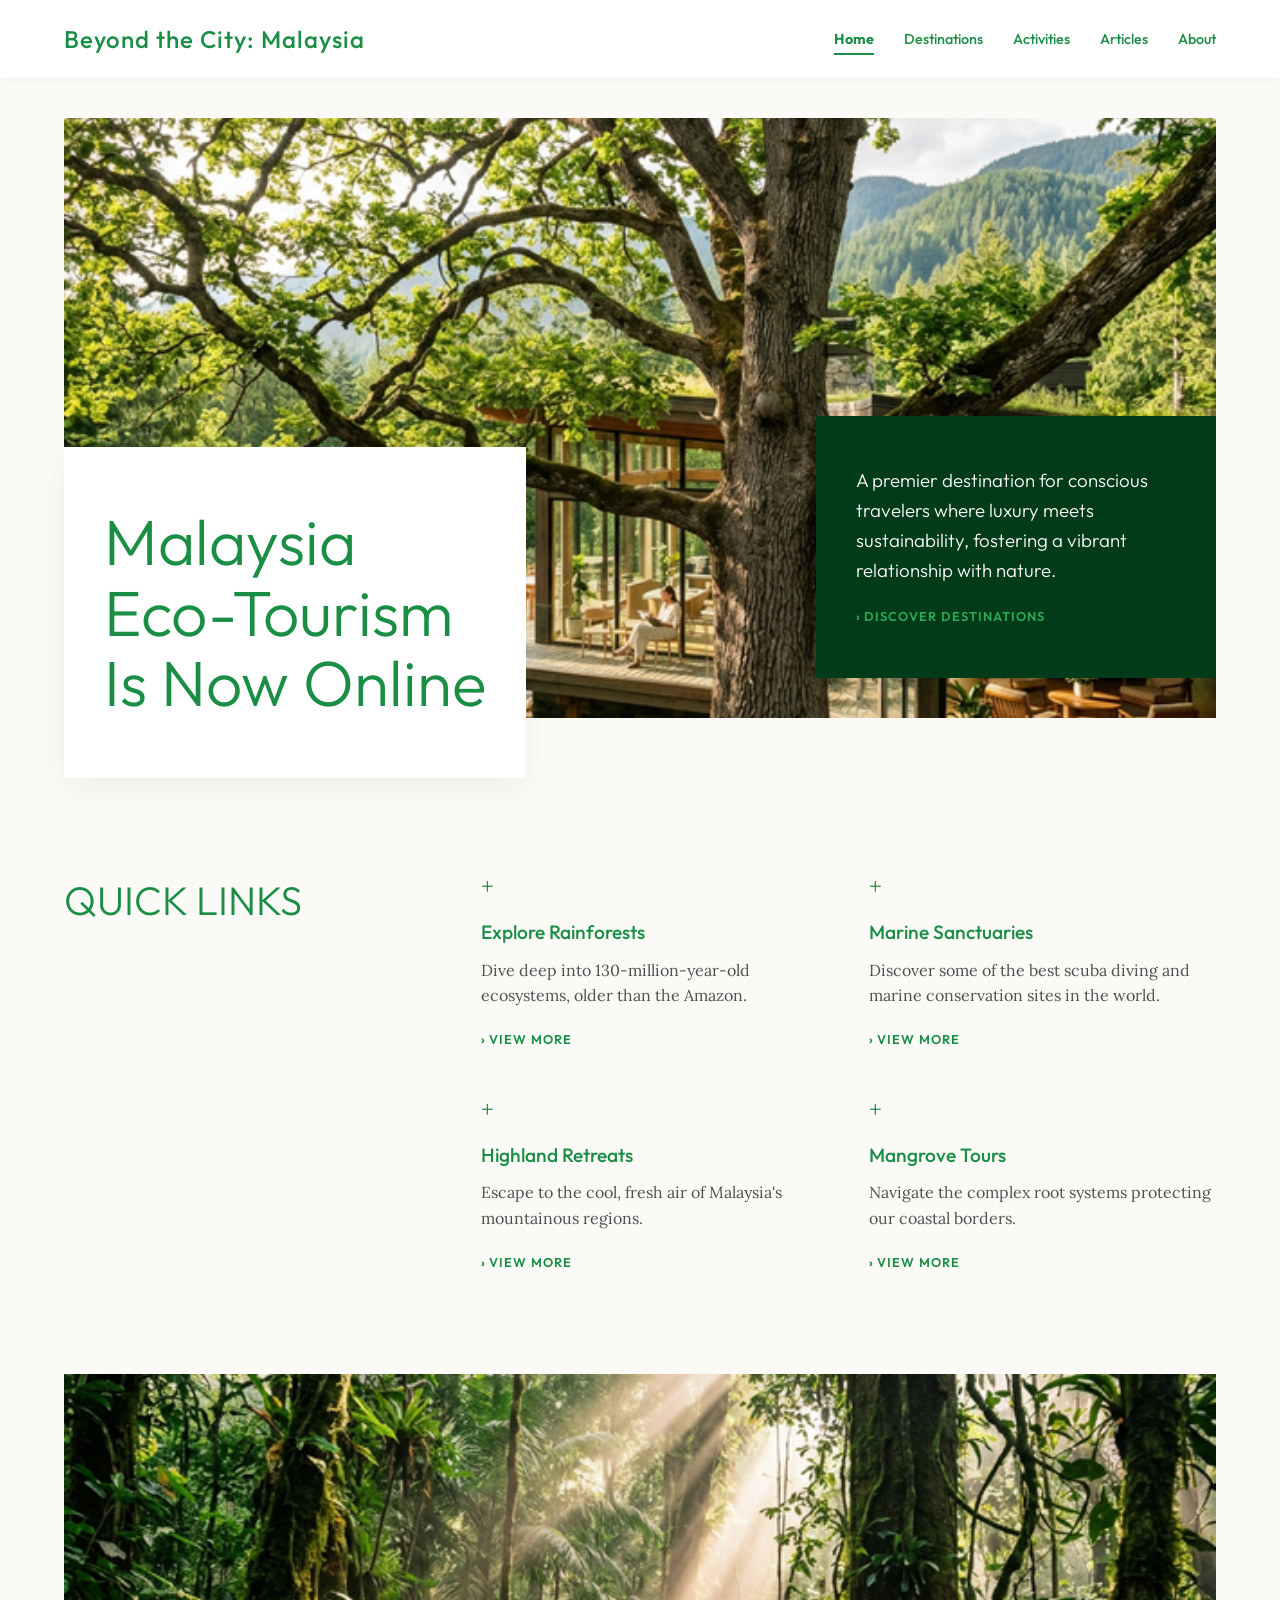
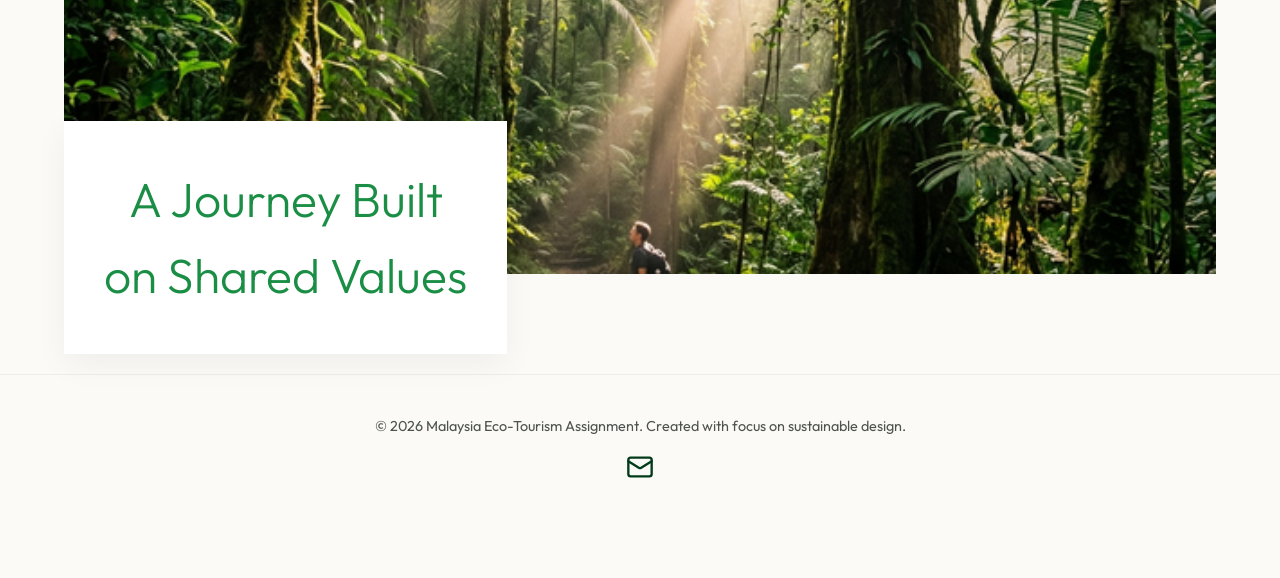
<file: index.html>
<!DOCTYPE html>
<html lang="en">
<head>
    <meta charset="UTF-8">
    <meta name="viewport" content="width=device-width, initial-scale=1.0">
    <title>Malaysia Eco-Tourism | The Green Valley Approach</title>
    <meta name="description" content="Explore Malaysia's breathtaking eco-tourism. From ancient rainforests to pristine marine ecosystems.">
    
    <!-- Google Fonts: Outfit (headings), Lora (body) -->
    <link rel="preconnect" href="https://fonts.googleapis.com">
    <link rel="preconnect" href="https://fonts.gstatic.com" crossorigin>
    <link href="https://fonts.googleapis.com/css2?family=Lora:ital,wght@0,400;0,500;1,400&family=Outfit:wght@300;400;500;700&display=swap" rel="stylesheet">
    
    <link rel="stylesheet" href="styles.css">
    
   <!-- Google tag (gtag.js) -->
<script async src="https://www.googletagmanager.com/gtag/js?id=G-G0S430TQJE"></script>
<script>
  window.dataLayer = window.dataLayer || [];
  function gtag(){dataLayer.push(arguments);}
  gtag('js', new Date());

  gtag('config', 'G-G0S430TQJE');
</script>
</head>
<body>

    <!-- Shared Header -->
    <header>
        <div class="logo">Beyond the City: Malaysia</div>
        <nav>
            <ul>
                <li><a href="index.html" class="active">Home</a></li>
                <li><a href="destinations.html">Destinations</a></li>
                <li><a href="activities.html">Activities</a></li>
                <li><a href="articles.html">Articles</a></li>
                <li><a href="about.html">About</a></li>
            </ul>
        </nav>
    </header>

    <!-- Main Hero Overlap Area -->
    <main>
        <div class="hero-overlap">
            <img src="images/hero.png" alt="Massive Ancient Tree over modern facility" class="hero-image">
            
            <div class="title-card">
                <h1 class="text-light">Malaysia<br>Eco-Tourism<br>Is Now Online</h1>
            </div>

            <div class="dark-card">
                <h3>A premier destination for conscious travelers where luxury meets sustainability, fostering a vibrant relationship with nature.</h3>
                <a href="destinations.html" class="btn-action" style="color:var(--color-leaf-light)">DISCOVER DESTINATIONS</a>
            </div>
        </div>

        <!-- Quick Links (Mimicking screenshot structure) -->
        <section class="quick-links-section container">
            <div class="quick-links-grid">
                <div>
                    <h2 class="ql-title text-light">QUICK LINKS</h2>
                </div>
                
                <div class="ql-items">
                    <div class="ql-item">
                        <span class="plus-icon">+</span>
                        <h4>Explore Rainforests</h4>
                        <p>Dive deep into 130-million-year-old ecosystems, older than the Amazon.</p>
                        <a href="destinations.html#rainforests" class="btn-action">VIEW MORE</a>
                    </div>
                    <div class="ql-item">
                        <span class="plus-icon">+</span>
                        <h4>Marine Sanctuaries</h4>
                        <p>Discover some of the best scuba diving and marine conservation sites in the world.</p>
                        <a href="destinations.html#marine" class="btn-action">VIEW MORE</a>
                    </div>
                    <div class="ql-item">
                        <span class="plus-icon">+</span>
                        <h4>Highland Retreats</h4>
                        <p>Escape to the cool, fresh air of Malaysia's mountainous regions.</p>
                        <a href="destinations.html#mountains" class="btn-action">VIEW MORE</a>
                    </div>
                    <div class="ql-item">
                        <span class="plus-icon">+</span>
                        <h4>Mangrove Tours</h4>
                        <p>Navigate the complex root systems protecting our coastal borders.</p>
                        <a href="destinations.html#mangroves" class="btn-action">VIEW MORE</a>
                    </div>
                </div>
            </div>
        </section>
        
        <!-- Large Featured Image Section -->
        <div class="hero-overlap" style="margin-top: 100px;">
            <img src="images/rainforest.png" alt="Rainforest Canopy" class="hero-image" style="height: 500px;">
            <div class="title-card" style="bottom: -80px; left: center; right: center; margin: 0 auto; padding: 40px; text-align: center;">
                <h2 class="text-green text-light" style="font-size: 3rem;">A Journey Built<br>on Shared Values</h2>
            </div>
        </div>
        
    </main>

    <!-- Shared Footer -->
    <footer>
        <div class="container">
            <p>&copy; 2026 Malaysia Eco-Tourism Assignment. Created with focus on sustainable design.</p>
            <div style="margin-top: 15px;">
                <a href="mailto:i26039751@student.newinti.edu.my" aria-label="Email Me" style="color: var(--color-dark-green); display: inline-block; transition: opacity 0.3s;" onmouseover="this.style.opacity=0.7" onmouseout="this.style.opacity=1">
                    <svg xmlns="http://www.w3.org/2000/svg" width="28" height="28" viewBox="0 0 24 24" fill="none" stroke="currentColor" stroke-width="2" stroke-linecap="round" stroke-linejoin="round">
                        <rect width="20" height="16" x="2" y="4" rx="2"/>
                        <path d="m22 7-8.97 5.7a1.94 1.94 0 0 1-2.06 0L2 7"/>
                    </svg>
                </a>
            </div>
        </div>
    </footer>

</body>
</html>
</file>
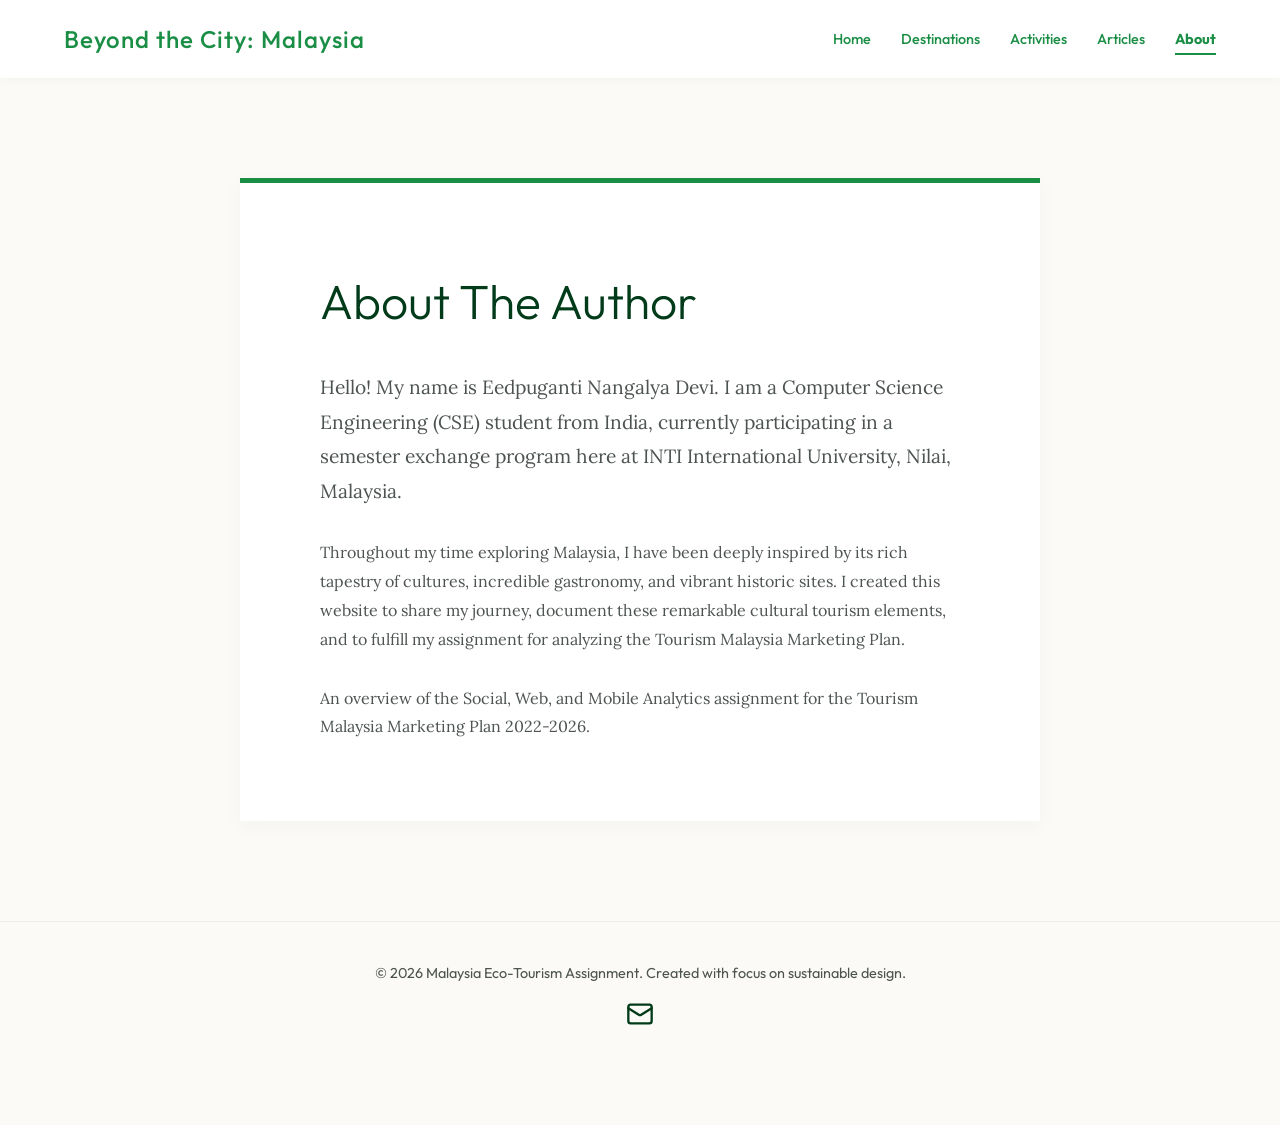
<file: about.html>
<!DOCTYPE html>
<html lang="en">
<head>
    <meta charset="UTF-8">
    <meta name="viewport" content="width=device-width, initial-scale=1.0">
    <title>About | Malaysia Eco-Tourism</title>
    
    <link rel="preconnect" href="https://fonts.googleapis.com">
    <link rel="preconnect" href="https://fonts.gstatic.com" crossorigin>
    <link href="https://fonts.googleapis.com/css2?family=Lora:ital,wght@0,400;0,500;1,400&family=Outfit:wght@300;400;500;700&display=swap" rel="stylesheet">
    <link rel="stylesheet" href="styles.css">
    <!-- Google tag (gtag.js) -->
<script async src="https://www.googletagmanager.com/gtag/js?id=G-G0S430TQJE"></script>
<script>
  window.dataLayer = window.dataLayer || [];
  function gtag(){dataLayer.push(arguments);}
  gtag('js', new Date());

  gtag('config', 'G-G0S430TQJE');
</script>
</head>
<body style="background-color: #fcfaf6;">

    <!-- Shared Header -->
    <header>
        <div class="logo">Beyond the City: Malaysia</div>
        <nav>
            <ul>
                <li><a href="index.html">Home</a></li>
                <li><a href="destinations.html">Destinations</a></li>
                <li><a href="activities.html">Activities</a></li>
                <li><a href="articles.html">Articles</a></li>
                <li><a href="about.html" class="active">About</a></li>
            </ul>
        </nav>
    </header>

    <!-- Content Box specific to About page -->
    <div class="container">
        <div class="content-box">
            <h1>About The Author</h1>
            
            <p style="font-size: 1.2rem; line-height: 1.8; color: var(--text-main);">
                Hello! My name is Eedpuganti Nangalya Devi. I am a Computer Science Engineering (CSE) student from India, currently participating in a semester exchange program here at INTI International University, Nilai, Malaysia.
            </p>
            
            <p style="margin-top: 30px; line-height: 1.8;">
                Throughout my time exploring Malaysia, I have been deeply inspired by its rich tapestry of cultures, incredible gastronomy, and vibrant historic sites. I created this website to share my journey, document these remarkable cultural tourism elements, and to fulfill my assignment for analyzing the Tourism Malaysia Marketing Plan.
            </p>
            
            <p style="margin-top: 30px; line-height: 1.8;">
                An overview of the Social, Web, and Mobile Analytics assignment for the Tourism Malaysia Marketing Plan 2022-2026.
            </p>
            
        </div>
    </div>

    <!-- Shared Footer -->
    <footer>
        <div class="container">
            <p>&copy; 2026 Malaysia Eco-Tourism Assignment. Created with focus on sustainable design.</p>
            <div style="margin-top: 15px;">
                <a href="mailto:i26039751@student.newinti.edu.my" aria-label="Email Me" style="color: var(--color-dark-green); display: inline-block; transition: opacity 0.3s;" onmouseover="this.style.opacity=0.7" onmouseout="this.style.opacity=1">
                    <svg xmlns="http://www.w3.org/2000/svg" width="28" height="28" viewBox="0 0 24 24" fill="none" stroke="currentColor" stroke-width="2" stroke-linecap="round" stroke-linejoin="round">
                        <rect width="20" height="16" x="2" y="4" rx="2"/>
                        <path d="m22 7-8.97 5.7a1.94 1.94 0 0 1-2.06 0L2 7"/>
                    </svg>
                </a>
            </div>
        </div>
    </footer>

</body>
</html>
</file>
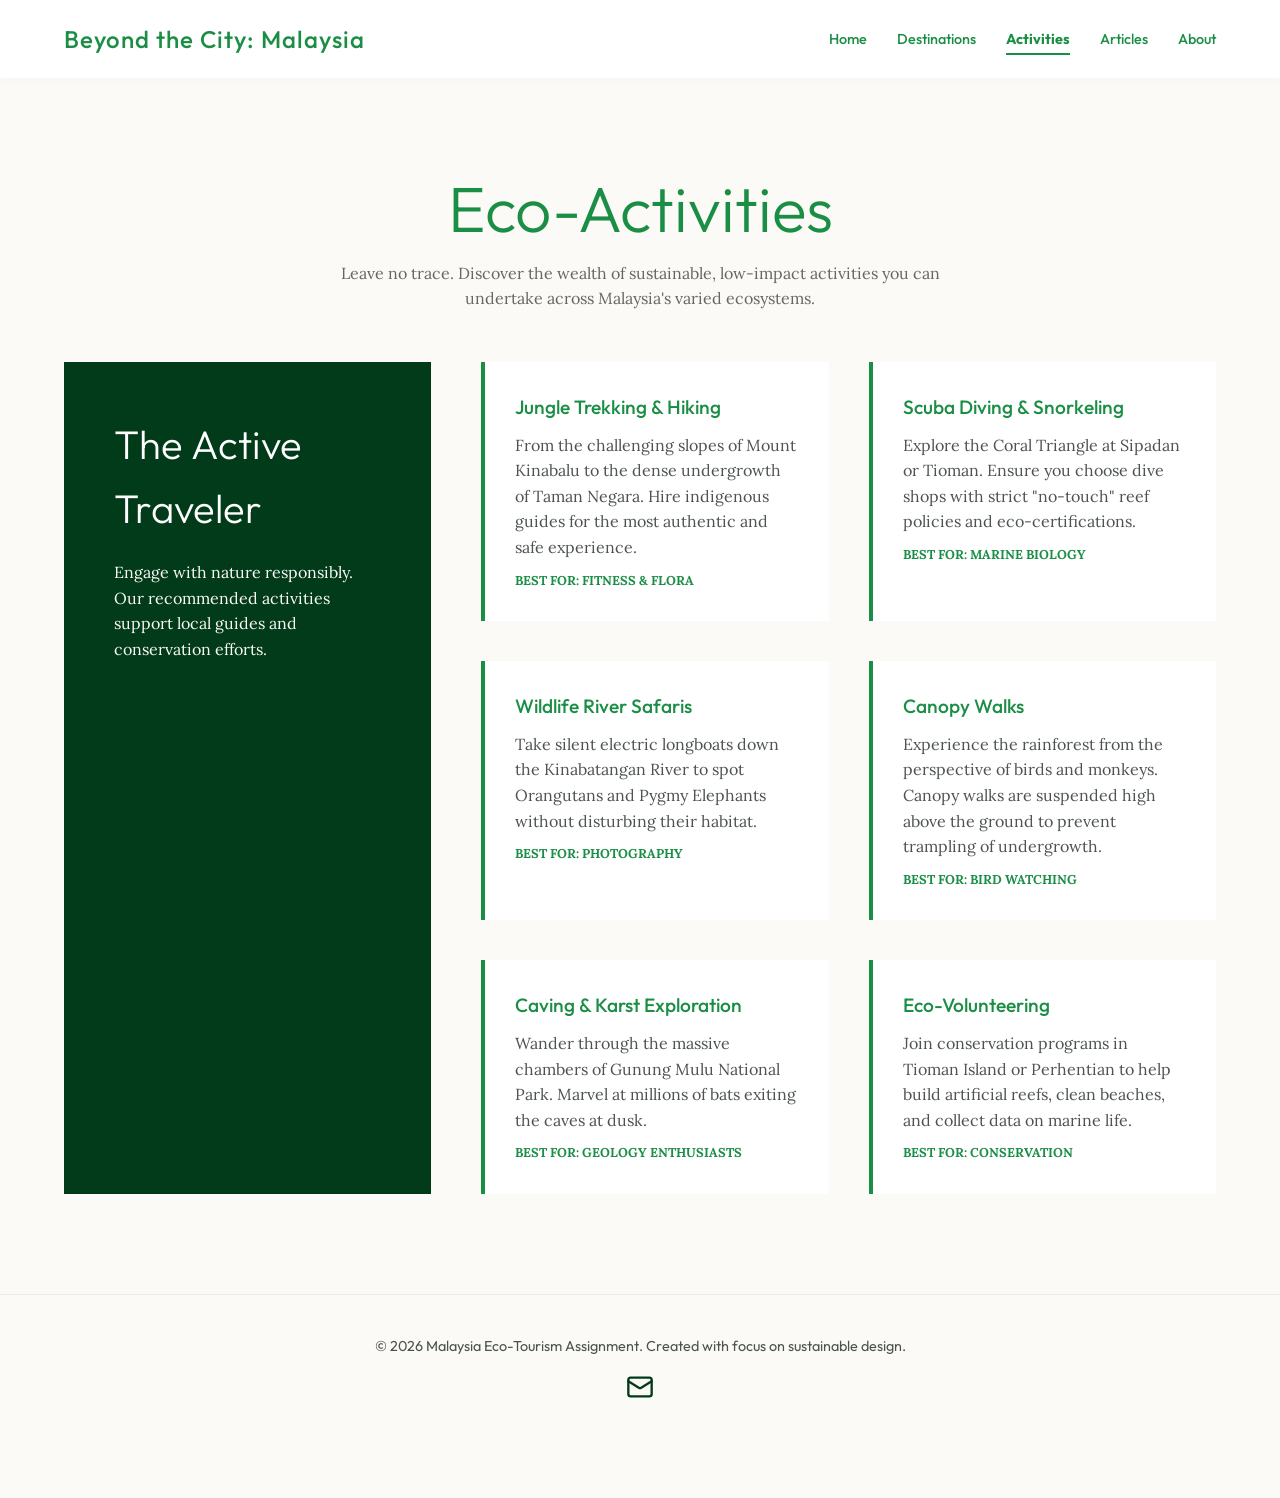
<file: activities.html>
<!DOCTYPE html>
<html lang="en">
<head>
    <meta charset="UTF-8">
    <meta name="viewport" content="width=device-width, initial-scale=1.0">
    <title>Activities | Malaysia Eco-Tourism</title>

    <!-- Google tag (gtag.js) -->
<script async src="https://www.googletagmanager.com/gtag/js?id=G-G0S430TQJE"></script>
<script>
  window.dataLayer = window.dataLayer || [];
  function gtag(){dataLayer.push(arguments);}
  gtag('js', new Date());

  gtag('config', 'G-G0S430TQJE');
</script>
    
    <link rel="preconnect" href="https://fonts.googleapis.com">
    <link rel="preconnect" href="https://fonts.gstatic.com" crossorigin>
    <link href="https://fonts.googleapis.com/css2?family=Lora:ital,wght@0,400;0,500;1,400&family=Outfit:wght@300;400;500;700&display=swap" rel="stylesheet">
    <link rel="stylesheet" href="styles.css">
</head>
<body>

    <!-- Shared Header -->
    <header>
        <div class="logo">Beyond the City: Malaysia</div>
        <nav>
            <ul>
                <li><a href="index.html">Home</a></li>
                <li><a href="destinations.html">Destinations</a></li>
                <li><a href="activities.html" class="active">Activities</a></li>
                <li><a href="articles.html">Articles</a></li>
                <li><a href="about.html">About</a></li>
            </ul>
        </nav>
    </header>

    <div class="container" style="margin-top: 80px; margin-bottom: 50px;">
        <h1 class="text-green text-light" style="font-size: 4rem; text-align: center;">Eco-Activities</h1>
        <p class="text-center" style="max-width: 600px; margin: 0 auto; color: #666;">Leave no trace. Discover the wealth of sustainable, low-impact activities you can undertake across Malaysia's varied ecosystems.</p>
    </div>

    <!-- Activities Grid Layout (Using quick-links style but expanded) -->
    <section class="container" style="margin-bottom: 100px;">
        <div class="quick-links-grid">
            <div style="background: var(--color-dark-green); padding: 50px; color: white;">
                <h2 style="color: white; font-size: 2.5rem; margin-bottom: 20px;">The Active<br>Traveler</h2>
                <p style="color: var(--bg-main);">Engage with nature responsibly. Our recommended activities support local guides and conservation efforts.</p>
            </div>
            
            <div class="ql-items">
                <div class="ql-item" style="background: white; padding: 30px; border-left: 4px solid var(--color-leaf-green);">
                    <h4>Jungle Trekking & Hiking</h4>
                    <p>From the challenging slopes of Mount Kinabalu to the dense undergrowth of Taman Negara. Hire indigenous guides for the most authentic and safe experience.</p>
                    <span class="text-green" style="font-size: 0.8rem; font-weight: bold; margin-top: 10px; display: block;">BEST FOR: FITNESS & FLORA</span>
                </div>
                
                <div class="ql-item" style="background: white; padding: 30px; border-left: 4px solid var(--color-leaf-green);">
                    <h4>Scuba Diving & Snorkeling</h4>
                    <p>Explore the Coral Triangle at Sipadan or Tioman. Ensure you choose dive shops with strict "no-touch" reef policies and eco-certifications.</p>
                    <span class="text-green" style="font-size: 0.8rem; font-weight: bold; margin-top: 10px; display: block;">BEST FOR: MARINE BIOLOGY</span>
                </div>
                
                <div class="ql-item" style="background: white; padding: 30px; border-left: 4px solid var(--color-leaf-green);">
                    <h4>Wildlife River Safaris</h4>
                    <p>Take silent electric longboats down the Kinabatangan River to spot Orangutans and Pygmy Elephants without disturbing their habitat.</p>
                    <span class="text-green" style="font-size: 0.8rem; font-weight: bold; margin-top: 10px; display: block;">BEST FOR: PHOTOGRAPHY</span>
                </div>
                
                <div class="ql-item" style="background: white; padding: 30px; border-left: 4px solid var(--color-leaf-green);">
                    <h4>Canopy Walks</h4>
                    <p>Experience the rainforest from the perspective of birds and monkeys. Canopy walks are suspended high above the ground to prevent trampling of undergrowth.</p>
                    <span class="text-green" style="font-size: 0.8rem; font-weight: bold; margin-top: 10px; display: block;">BEST FOR: BIRD WATCHING</span>
                </div>
                
                <div class="ql-item" style="background: white; padding: 30px; border-left: 4px solid var(--color-leaf-green);">
                    <h4>Caving & Karst Exploration</h4>
                    <p>Wander through the massive chambers of Gunung Mulu National Park. Marvel at millions of bats exiting the caves at dusk.</p>
                    <span class="text-green" style="font-size: 0.8rem; font-weight: bold; margin-top: 10px; display: block;">BEST FOR: GEOLOGY ENTHUSIASTS</span>
                </div>
                
                <div class="ql-item" style="background: white; padding: 30px; border-left: 4px solid var(--color-leaf-green);">
                    <h4>Eco-Volunteering</h4>
                    <p>Join conservation programs in Tioman Island or Perhentian to help build artificial reefs, clean beaches, and collect data on marine life.</p>
                    <span class="text-green" style="font-size: 0.8rem; font-weight: bold; margin-top: 10px; display: block;">BEST FOR: CONSERVATION</span>
                </div>
            </div>
        </div>
    </section>

    <!-- Shared Footer -->
    <footer>
        <div class="container">
            <p>&copy; 2026 Malaysia Eco-Tourism Assignment. Created with focus on sustainable design.</p>
            <div style="margin-top: 15px;">
                <a href="mailto:i26039751@student.newinti.edu.my" aria-label="Email Me" style="color: var(--color-dark-green); display: inline-block; transition: opacity 0.3s;" onmouseover="this.style.opacity=0.7" onmouseout="this.style.opacity=1">
                    <svg xmlns="http://www.w3.org/2000/svg" width="28" height="28" viewBox="0 0 24 24" fill="none" stroke="currentColor" stroke-width="2" stroke-linecap="round" stroke-linejoin="round">
                        <rect width="20" height="16" x="2" y="4" rx="2"/>
                        <path d="m22 7-8.97 5.7a1.94 1.94 0 0 1-2.06 0L2 7"/>
                    </svg>
                </a>
            </div>
        </div>
    </footer>

</body>
</html>
</file>
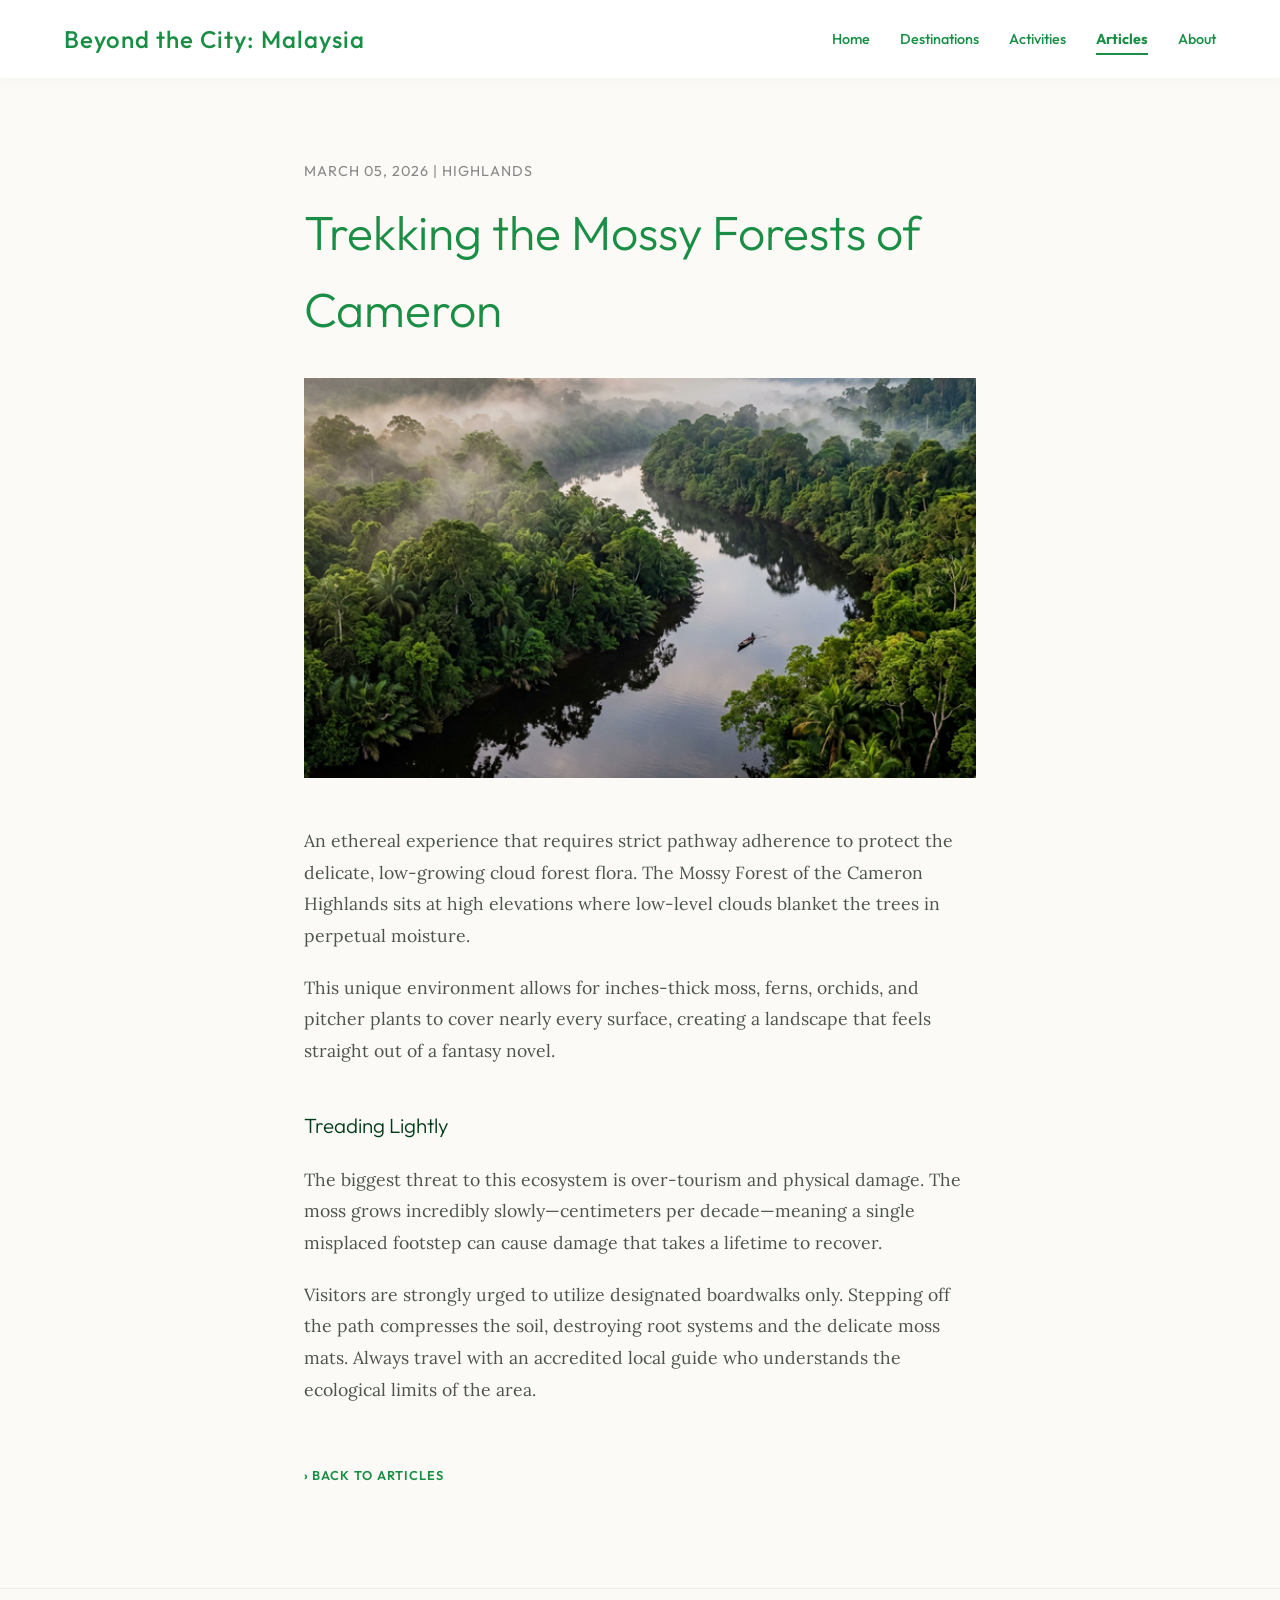
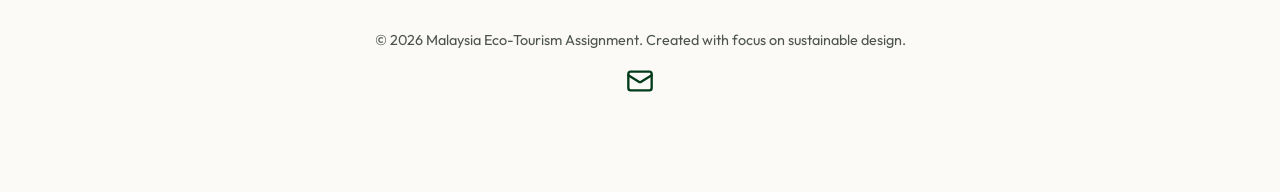
<file: article-cameron.html>
<!DOCTYPE html>
<html lang="en">
<head>
    <meta charset="UTF-8">
    <meta name="viewport" content="width=device-width, initial-scale=1.0">
    <title>Trekking the Mossy Forests of Cameron | Malaysia Eco-Tourism</title>
    <!-- Google tag (gtag.js) -->
<script async src="https://www.googletagmanager.com/gtag/js?id=G-G0S430TQJE"></script>
<script>
  window.dataLayer = window.dataLayer || [];
  function gtag(){dataLayer.push(arguments);}
  gtag('js', new Date());

  gtag('config', 'G-G0S430TQJE');
</script>
    <link rel="preconnect" href="https://fonts.googleapis.com">
    <link rel="preconnect" href="https://fonts.gstatic.com" crossorigin>
    <link href="https://fonts.googleapis.com/css2?family=Lora:ital,wght@0,400;0,500;1,400&family=Outfit:wght@300;400;500;700&display=swap" rel="stylesheet">
    <link rel="stylesheet" href="styles.css">
</head>
<body style="background-color: #fcfaf6;">

    <!-- Shared Header -->
    <header>
        <div class="logo">Beyond the City: Malaysia</div>
        <nav>
            <ul>
                <li><a href="index.html">Home</a></li>
                <li><a href="destinations.html">Destinations</a></li>
                <li><a href="activities.html">Activities</a></li>
                <li><a href="articles.html" class="active">Articles</a></li>
                <li><a href="about.html">About</a></li>
            </ul>
        </nav>
    </header>

    <div class="container" style="max-width: 800px; margin-top: 80px; margin-bottom: 100px;">
        <span style="font-family: var(--font-heading); font-size: 0.9rem; color: #888; letter-spacing: 1px;">MARCH 05, 2026 | HIGHLANDS</span>
        <h1 class="text-green text-light" style="font-size: 3rem; margin-top: 10px; margin-bottom: 30px;">Trekking the Mossy Forests of Cameron</h1>
        
        <img src="images/wetlands.png" alt="Highlands" style="width: 100%; height: 400px; object-fit: cover; margin-bottom: 40px;">
        
        <div style="font-size: 1.1rem; line-height: 1.8;">
            <p style="margin-bottom: 20px;">An ethereal experience that requires strict pathway adherence to protect the delicate, low-growing cloud forest flora. The Mossy Forest of the Cameron Highlands sits at high elevations where low-level clouds blanket the trees in perpetual moisture.</p>
            
            <p style="margin-bottom: 20px;">This unique environment allows for inches-thick moss, ferns, orchids, and pitcher plants to cover nearly every surface, creating a landscape that feels straight out of a fantasy novel.</p>

            <h3 style="margin-top: 40px; margin-bottom: 20px; color: var(--color-dark-green);">Treading Lightly</h3>
            <p style="margin-bottom: 20px;">The biggest threat to this ecosystem is over-tourism and physical damage. The moss grows incredibly slowly—centimeters per decade—meaning a single misplaced footstep can cause damage that takes a lifetime to recover.</p>
            
            <p style="margin-bottom: 20px;">Visitors are strongly urged to utilize designated boardwalks only. Stepping off the path compresses the soil, destroying root systems and the delicate moss mats. Always travel with an accredited local guide who understands the ecological limits of the area.</p>
        </div>
        
        <a href="articles.html" class="btn-action" style="margin-top: 40px;">BACK TO ARTICLES</a>
    </div>

    <!-- Shared Footer -->
    <footer>
        <div class="container">
            <p>&copy; 2026 Malaysia Eco-Tourism Assignment. Created with focus on sustainable design.</p>
            <div style="margin-top: 15px;">
                <a href="mailto:i26039751@student.newinti.edu.my" aria-label="Email Me" style="color: var(--color-dark-green); display: inline-block; transition: opacity 0.3s;" onmouseover="this.style.opacity=0.7" onmouseout="this.style.opacity=1">
                    <svg xmlns="http://www.w3.org/2000/svg" width="28" height="28" viewBox="0 0 24 24" fill="none" stroke="currentColor" stroke-width="2" stroke-linecap="round" stroke-linejoin="round">
                        <rect width="20" height="16" x="2" y="4" rx="2"/>
                        <path d="m22 7-8.97 5.7a1.94 1.94 0 0 1-2.06 0L2 7"/>
                    </svg>
                </a>
            </div>
        </div>
    </footer>

</body>
</html>
</file>
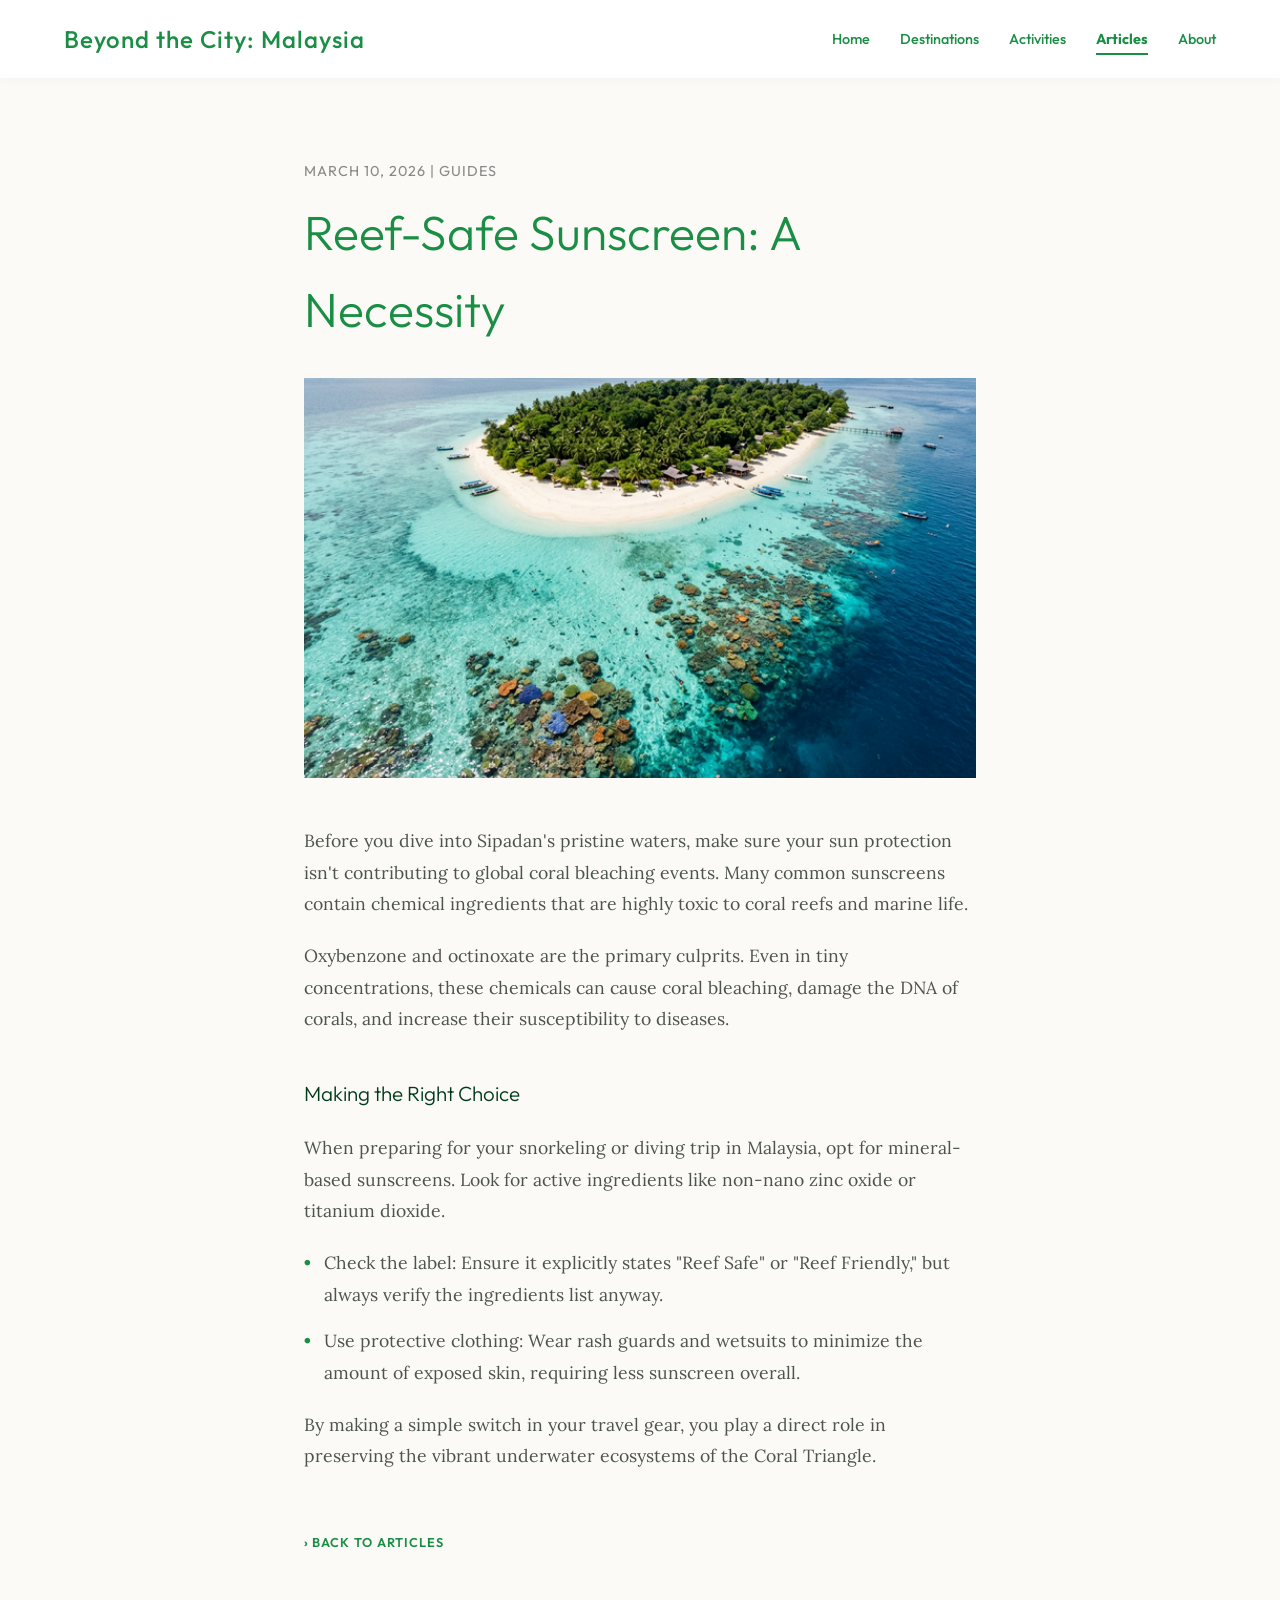
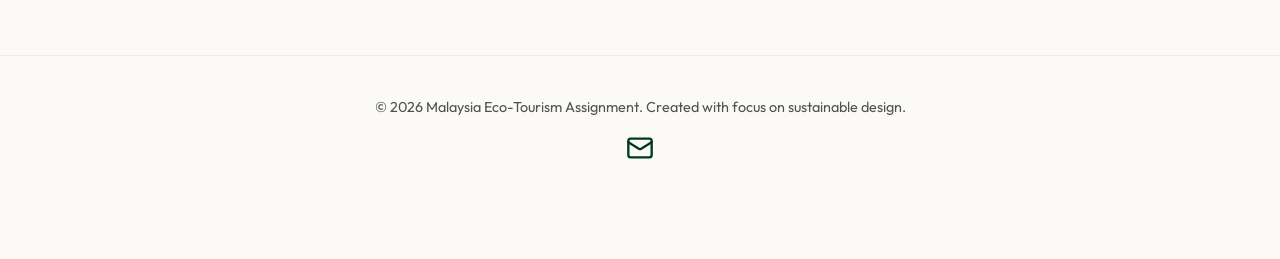
<file: article-sunscreen.html>
<!DOCTYPE html>
<html lang="en">
<head>
    <meta charset="UTF-8">
    <meta name="viewport" content="width=device-width, initial-scale=1.0">
    <title>Reef-Safe Sunscreen: A Necessity | Malaysia Eco-Tourism</title>
    <!-- Google tag (gtag.js) -->
<script async src="https://www.googletagmanager.com/gtag/js?id=G-G0S430TQJE"></script>
<script>
  window.dataLayer = window.dataLayer || [];
  function gtag(){dataLayer.push(arguments);}
  gtag('js', new Date());

  gtag('config', 'G-G0S430TQJE');
</script>
    <link rel="preconnect" href="https://fonts.googleapis.com">
    <link rel="preconnect" href="https://fonts.gstatic.com" crossorigin>
    <link href="https://fonts.googleapis.com/css2?family=Lora:ital,wght@0,400;0,500;1,400&family=Outfit:wght@300;400;500;700&display=swap" rel="stylesheet">
    <link rel="stylesheet" href="styles.css">
</head>
<body style="background-color: #fcfaf6;">

    <!-- Shared Header -->
    <header>
        <div class="logo">Beyond the City: Malaysia</div>
        <nav>
            <ul>
                <li><a href="index.html">Home</a></li>
                <li><a href="destinations.html">Destinations</a></li>
                <li><a href="activities.html">Activities</a></li>
                <li><a href="articles.html" class="active">Articles</a></li>
                <li><a href="about.html">About</a></li>
            </ul>
        </nav>
    </header>

    <div class="container" style="max-width: 800px; margin-top: 80px; margin-bottom: 100px;">
        <span style="font-family: var(--font-heading); font-size: 0.9rem; color: #888; letter-spacing: 1px;">MARCH 10, 2026 | GUIDES</span>
        <h1 class="text-green text-light" style="font-size: 3rem; margin-top: 10px; margin-bottom: 30px;">Reef-Safe Sunscreen: A Necessity</h1>
        
        <img src="images/marine.png" alt="Marine Reef" style="width: 100%; height: 400px; object-fit: cover; margin-bottom: 40px;">
        
        <div style="font-size: 1.1rem; line-height: 1.8;">
            <p style="margin-bottom: 20px;">Before you dive into Sipadan's pristine waters, make sure your sun protection isn't contributing to global coral bleaching events. Many common sunscreens contain chemical ingredients that are highly toxic to coral reefs and marine life.</p>
            
            <p style="margin-bottom: 20px;">Oxybenzone and octinoxate are the primary culprits. Even in tiny concentrations, these chemicals can cause coral bleaching, damage the DNA of corals, and increase their susceptibility to diseases.</p>

            <h3 style="margin-top: 40px; margin-bottom: 20px; color: var(--color-dark-green);">Making the Right Choice</h3>
            <p style="margin-bottom: 20px;">When preparing for your snorkeling or diving trip in Malaysia, opt for mineral-based sunscreens. Look for active ingredients like non-nano zinc oxide or titanium dioxide.</p>
            
            <ul class="eco-list" style="margin-bottom: 20px;">
                <li>Check the label: Ensure it explicitly states "Reef Safe" or "Reef Friendly," but always verify the ingredients list anyway.</li>
                <li>Use protective clothing: Wear rash guards and wetsuits to minimize the amount of exposed skin, requiring less sunscreen overall.</li>
            </ul>
            
            <p style="margin-bottom: 20px;">By making a simple switch in your travel gear, you play a direct role in preserving the vibrant underwater ecosystems of the Coral Triangle.</p>
        </div>
        
        <a href="articles.html" class="btn-action" style="margin-top: 40px;">BACK TO ARTICLES</a>
    </div>

    <!-- Shared Footer -->
    <footer>
        <div class="container">
            <p>&copy; 2026 Malaysia Eco-Tourism Assignment. Created with focus on sustainable design.</p>
            <div style="margin-top: 15px;">
                <a href="mailto:i26039751@student.newinti.edu.my" aria-label="Email Me" style="color: var(--color-dark-green); display: inline-block; transition: opacity 0.3s;" onmouseover="this.style.opacity=0.7" onmouseout="this.style.opacity=1">
                    <svg xmlns="http://www.w3.org/2000/svg" width="28" height="28" viewBox="0 0 24 24" fill="none" stroke="currentColor" stroke-width="2" stroke-linecap="round" stroke-linejoin="round">
                        <rect width="20" height="16" x="2" y="4" rx="2"/>
                        <path d="m22 7-8.97 5.7a1.94 1.94 0 0 1-2.06 0L2 7"/>
                    </svg>
                </a>
            </div>
        </div>
    </footer>

</body>
</html>
</file>
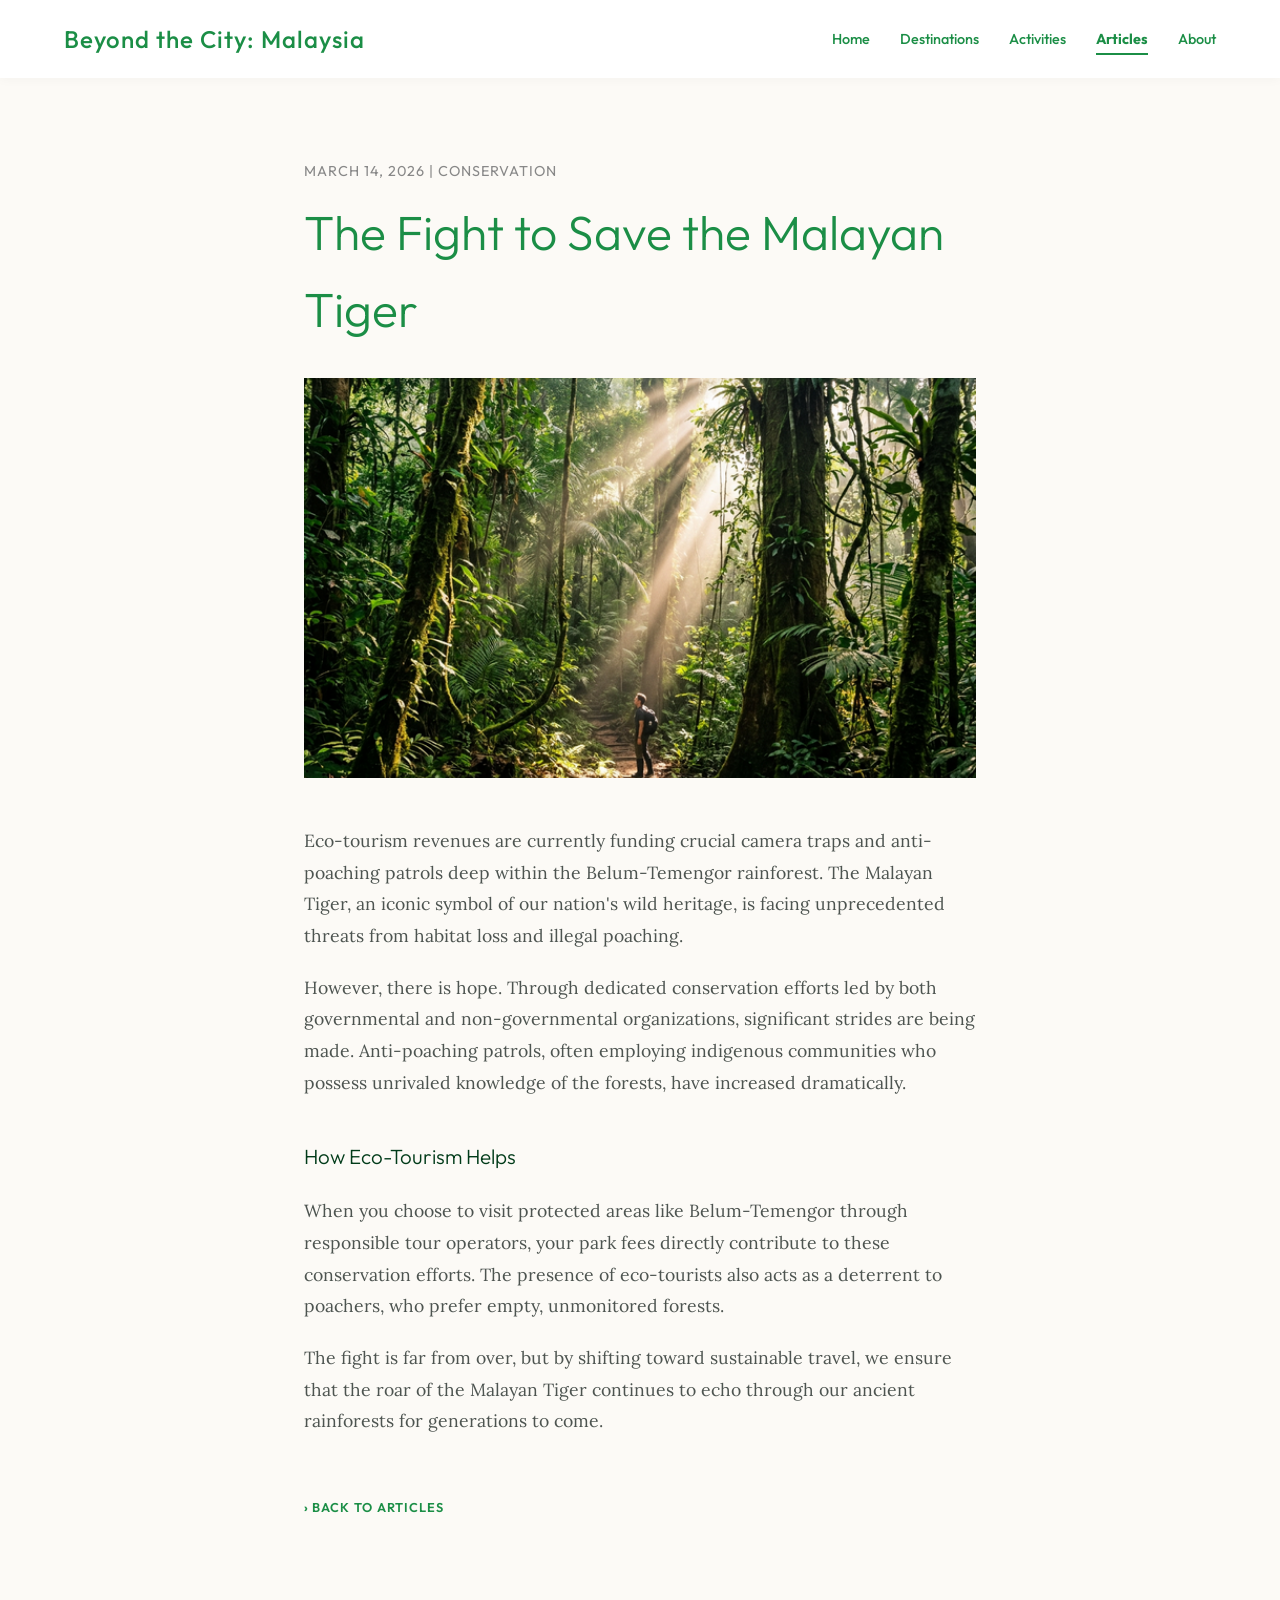
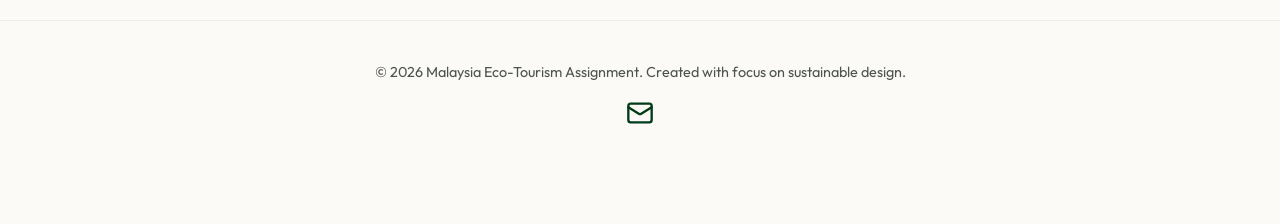
<file: article-tiger.html>
<!DOCTYPE html>
<html lang="en">
<head>
    <meta charset="UTF-8">
    <meta name="viewport" content="width=device-width, initial-scale=1.0">
    <title>The Fight to Save the Malayan Tiger | Malaysia Eco-Tourism</title>
    <!-- Google tag (gtag.js) -->
<script async src="https://www.googletagmanager.com/gtag/js?id=G-G0S430TQJE"></script>
<script>
  window.dataLayer = window.dataLayer || [];
  function gtag(){dataLayer.push(arguments);}
  gtag('js', new Date());

  gtag('config', 'G-G0S430TQJE');
</script>
    <link rel="preconnect" href="https://fonts.googleapis.com">
    <link rel="preconnect" href="https://fonts.gstatic.com" crossorigin>
    <link href="https://fonts.googleapis.com/css2?family=Lora:ital,wght@0,400;0,500;1,400&family=Outfit:wght@300;400;500;700&display=swap" rel="stylesheet">
    <link rel="stylesheet" href="styles.css">
</head>
<body style="background-color: #fcfaf6;">

    <!-- Shared Header -->
    <header>
        <div class="logo">Beyond the City: Malaysia</div>
        <nav>
            <ul>
                <li><a href="index.html">Home</a></li>
                <li><a href="destinations.html">Destinations</a></li>
                <li><a href="activities.html">Activities</a></li>
                <li><a href="articles.html" class="active">Articles</a></li>
                <li><a href="about.html">About</a></li>
            </ul>
        </nav>
    </header>

    <div class="container" style="max-width: 800px; margin-top: 80px; margin-bottom: 100px;">
        <span style="font-family: var(--font-heading); font-size: 0.9rem; color: #888; letter-spacing: 1px;">MARCH 14, 2026 | CONSERVATION</span>
        <h1 class="text-green text-light" style="font-size: 3rem; margin-top: 10px; margin-bottom: 30px;">The Fight to Save the Malayan Tiger</h1>
        
        <img src="images/rainforest.png" alt="Rainforest" style="width: 100%; height: 400px; object-fit: cover; margin-bottom: 40px;">
        
        <div style="font-size: 1.1rem; line-height: 1.8;">
            <p style="margin-bottom: 20px;">Eco-tourism revenues are currently funding crucial camera traps and anti-poaching patrols deep within the Belum-Temengor rainforest. The Malayan Tiger, an iconic symbol of our nation's wild heritage, is facing unprecedented threats from habitat loss and illegal poaching.</p>
            
            <p style="margin-bottom: 20px;">However, there is hope. Through dedicated conservation efforts led by both governmental and non-governmental organizations, significant strides are being made. Anti-poaching patrols, often employing indigenous communities who possess unrivaled knowledge of the forests, have increased dramatically.</p>

            <h3 style="margin-top: 40px; margin-bottom: 20px; color: var(--color-dark-green);">How Eco-Tourism Helps</h3>
            <p style="margin-bottom: 20px;">When you choose to visit protected areas like Belum-Temengor through responsible tour operators, your park fees directly contribute to these conservation efforts. The presence of eco-tourists also acts as a deterrent to poachers, who prefer empty, unmonitored forests.</p>
            
            <p style="margin-bottom: 20px;">The fight is far from over, but by shifting toward sustainable travel, we ensure that the roar of the Malayan Tiger continues to echo through our ancient rainforests for generations to come.</p>
        </div>
        
        <a href="articles.html" class="btn-action" style="margin-top: 40px;">BACK TO ARTICLES</a>
    </div>

    <!-- Shared Footer -->
    <footer>
        <div class="container">
            <p>&copy; 2026 Malaysia Eco-Tourism Assignment. Created with focus on sustainable design.</p>
            <div style="margin-top: 15px;">
                <a href="mailto:i26039751@student.newinti.edu.my" aria-label="Email Me" style="color: var(--color-dark-green); display: inline-block; transition: opacity 0.3s;" onmouseover="this.style.opacity=0.7" onmouseout="this.style.opacity=1">
                    <svg xmlns="http://www.w3.org/2000/svg" width="28" height="28" viewBox="0 0 24 24" fill="none" stroke="currentColor" stroke-width="2" stroke-linecap="round" stroke-linejoin="round">
                        <rect width="20" height="16" x="2" y="4" rx="2"/>
                        <path d="m22 7-8.97 5.7a1.94 1.94 0 0 1-2.06 0L2 7"/>
                    </svg>
                </a>
            </div>
        </div>
    </footer>

</body>
</html>
</file>
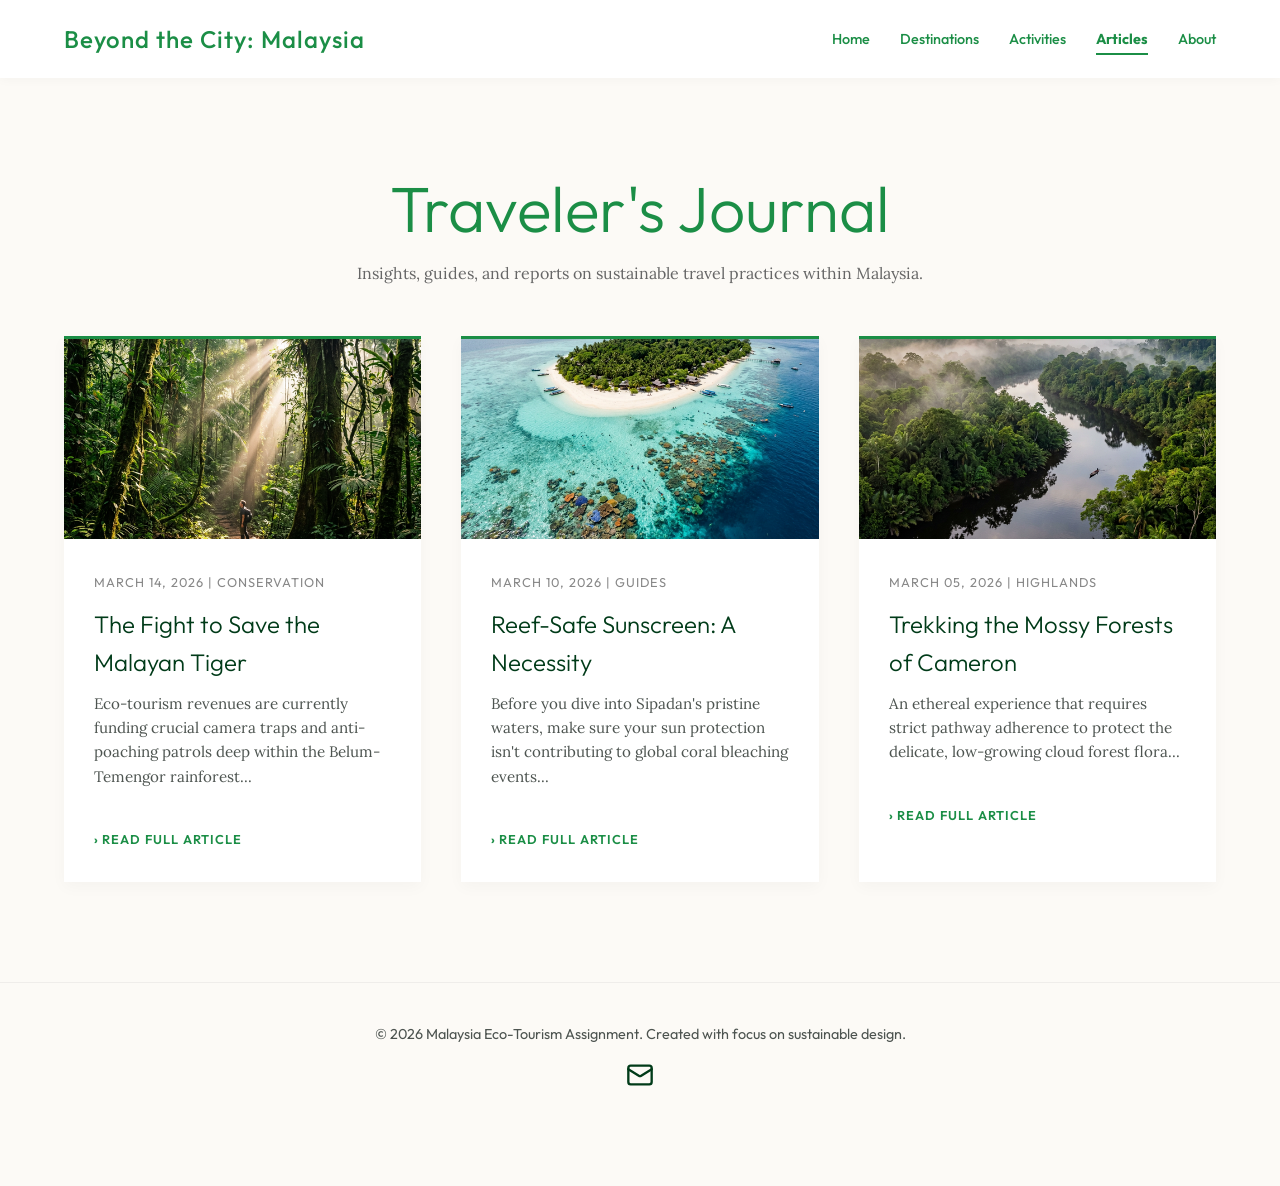
<file: articles.html>
<!DOCTYPE html>
<html lang="en">
<head>
    <meta charset="UTF-8">
    <meta name="viewport" content="width=device-width, initial-scale=1.0">
    <title>Articles & Blog | Malaysia Eco-Tourism</title>
    <!-- Google tag (gtag.js) -->
<script async src="https://www.googletagmanager.com/gtag/js?id=G-G0S430TQJE"></script>
<script>
  window.dataLayer = window.dataLayer || [];
  function gtag(){dataLayer.push(arguments);}
  gtag('js', new Date());

  gtag('config', 'G-G0S430TQJE');
</script>
    <link rel="preconnect" href="https://fonts.googleapis.com">
    <link rel="preconnect" href="https://fonts.gstatic.com" crossorigin>
    <link href="https://fonts.googleapis.com/css2?family=Lora:ital,wght@0,400;0,500;1,400&family=Outfit:wght@300;400;500;700&display=swap" rel="stylesheet">
    <link rel="stylesheet" href="styles.css">
</head>
<body>

    <!-- Shared Header -->
    <header>
        <div class="logo">Beyond the City: Malaysia</div>
        <nav>
            <ul>
                <li><a href="index.html">Home</a></li>
                <li><a href="destinations.html">Destinations</a></li>
                <li><a href="activities.html">Activities</a></li>
                <li><a href="articles.html" class="active">Articles</a></li>
                <li><a href="about.html">About</a></li>
            </ul>
        </nav>
    </header>

    <div class="container" style="margin-top: 80px; margin-bottom: 50px;">
        <h1 class="text-green text-light" style="font-size: 4rem; text-align: center;">Traveler's Journal</h1>
        <p class="text-center" style="max-width: 600px; margin: 0 auto; color: #666;">Insights, guides, and reports on sustainable travel practices within Malaysia.</p>
    </div>

    <!-- Blog Grid -->
    <section class="container" style="margin-bottom: 100px;">
        <div style="display: grid; grid-template-columns: repeat(auto-fit, minmax(300px, 1fr)); gap: 40px;">
            
            <!-- Article 1 -->
            <article style="background: white; box-shadow: 0 5px 15px rgba(0,0,0,0.03); border-top: 3px solid var(--color-leaf-green);">
                <div style="height: 200px; background-image: url('images/rainforest.png'); background-size: cover; background-position: center;"></div>
                <div style="padding: 30px;">
                    <span style="font-family: var(--font-heading); font-size: 0.8rem; color: #888; letter-spacing: 1px;">MARCH 14, 2026 | CONSERVATION</span>
                    <h3 style="margin: 10px 0; font-size: 1.5rem; color: var(--color-dark-green);">The Fight to Save the Malayan Tiger</h3>
                    <p style="font-size: 0.95rem; margin-bottom: 20px;">Eco-tourism revenues are currently funding crucial camera traps and anti-poaching patrols deep within the Belum-Temengor rainforest...</p>
                    <a href="article-tiger.html" class="btn-action">READ FULL ARTICLE</a>
                </div>
            </article>

            <!-- Article 2 -->
            <article style="background: white; box-shadow: 0 5px 15px rgba(0,0,0,0.03); border-top: 3px solid var(--color-leaf-green);">
                <div style="height: 200px; background-image: url('images/marine.png'); background-size: cover; background-position: center;"></div>
                <div style="padding: 30px;">
                    <span style="font-family: var(--font-heading); font-size: 0.8rem; color: #888; letter-spacing: 1px;">MARCH 10, 2026 | GUIDES</span>
                    <h3 style="margin: 10px 0; font-size: 1.5rem; color: var(--color-dark-green);">Reef-Safe Sunscreen: A Necessity</h3>
                    <p style="font-size: 0.95rem; margin-bottom: 20px;">Before you dive into Sipadan's pristine waters, make sure your sun protection isn't contributing to global coral bleaching events...</p>
                    <a href="article-sunscreen.html" class="btn-action">READ FULL ARTICLE</a>
                </div>
            </article>

            <!-- Article 3 -->
            <article style="background: white; box-shadow: 0 5px 15px rgba(0,0,0,0.03); border-top: 3px solid var(--color-leaf-green);">
                <div style="height: 200px; background-image: url('images/wetlands.png'); background-size: cover; background-position: center;"></div>
                <div style="padding: 30px;">
                    <span style="font-family: var(--font-heading); font-size: 0.8rem; color: #888; letter-spacing: 1px;">MARCH 05, 2026 | HIGHLANDS</span>
                    <h3 style="margin: 10px 0; font-size: 1.5rem; color: var(--color-dark-green);">Trekking the Mossy Forests of Cameron</h3>
                    <p style="font-size: 0.95rem; margin-bottom: 20px;">An ethereal experience that requires strict pathway adherence to protect the delicate, low-growing cloud forest flora...</p>
                    <a href="article-cameron.html" class="btn-action">READ FULL ARTICLE</a>
                </div>
            </article>

        </div>
    </section>

    <!-- Shared Footer -->
    <footer>
        <div class="container">
            <p>&copy; 2026 Malaysia Eco-Tourism Assignment. Created with focus on sustainable design.</p>
            <div style="margin-top: 15px;">
                <a href="mailto:i26039751@student.newinti.edu.my" aria-label="Email Me" style="color: var(--color-dark-green); display: inline-block; transition: opacity 0.3s;" onmouseover="this.style.opacity=0.7" onmouseout="this.style.opacity=1">
                    <svg xmlns="http://www.w3.org/2000/svg" width="28" height="28" viewBox="0 0 24 24" fill="none" stroke="currentColor" stroke-width="2" stroke-linecap="round" stroke-linejoin="round">
                        <rect width="20" height="16" x="2" y="4" rx="2"/>
                        <path d="m22 7-8.97 5.7a1.94 1.94 0 0 1-2.06 0L2 7"/>
                    </svg>
                </a>
            </div>
        </div>
    </footer>

</body>
</html>
</file>
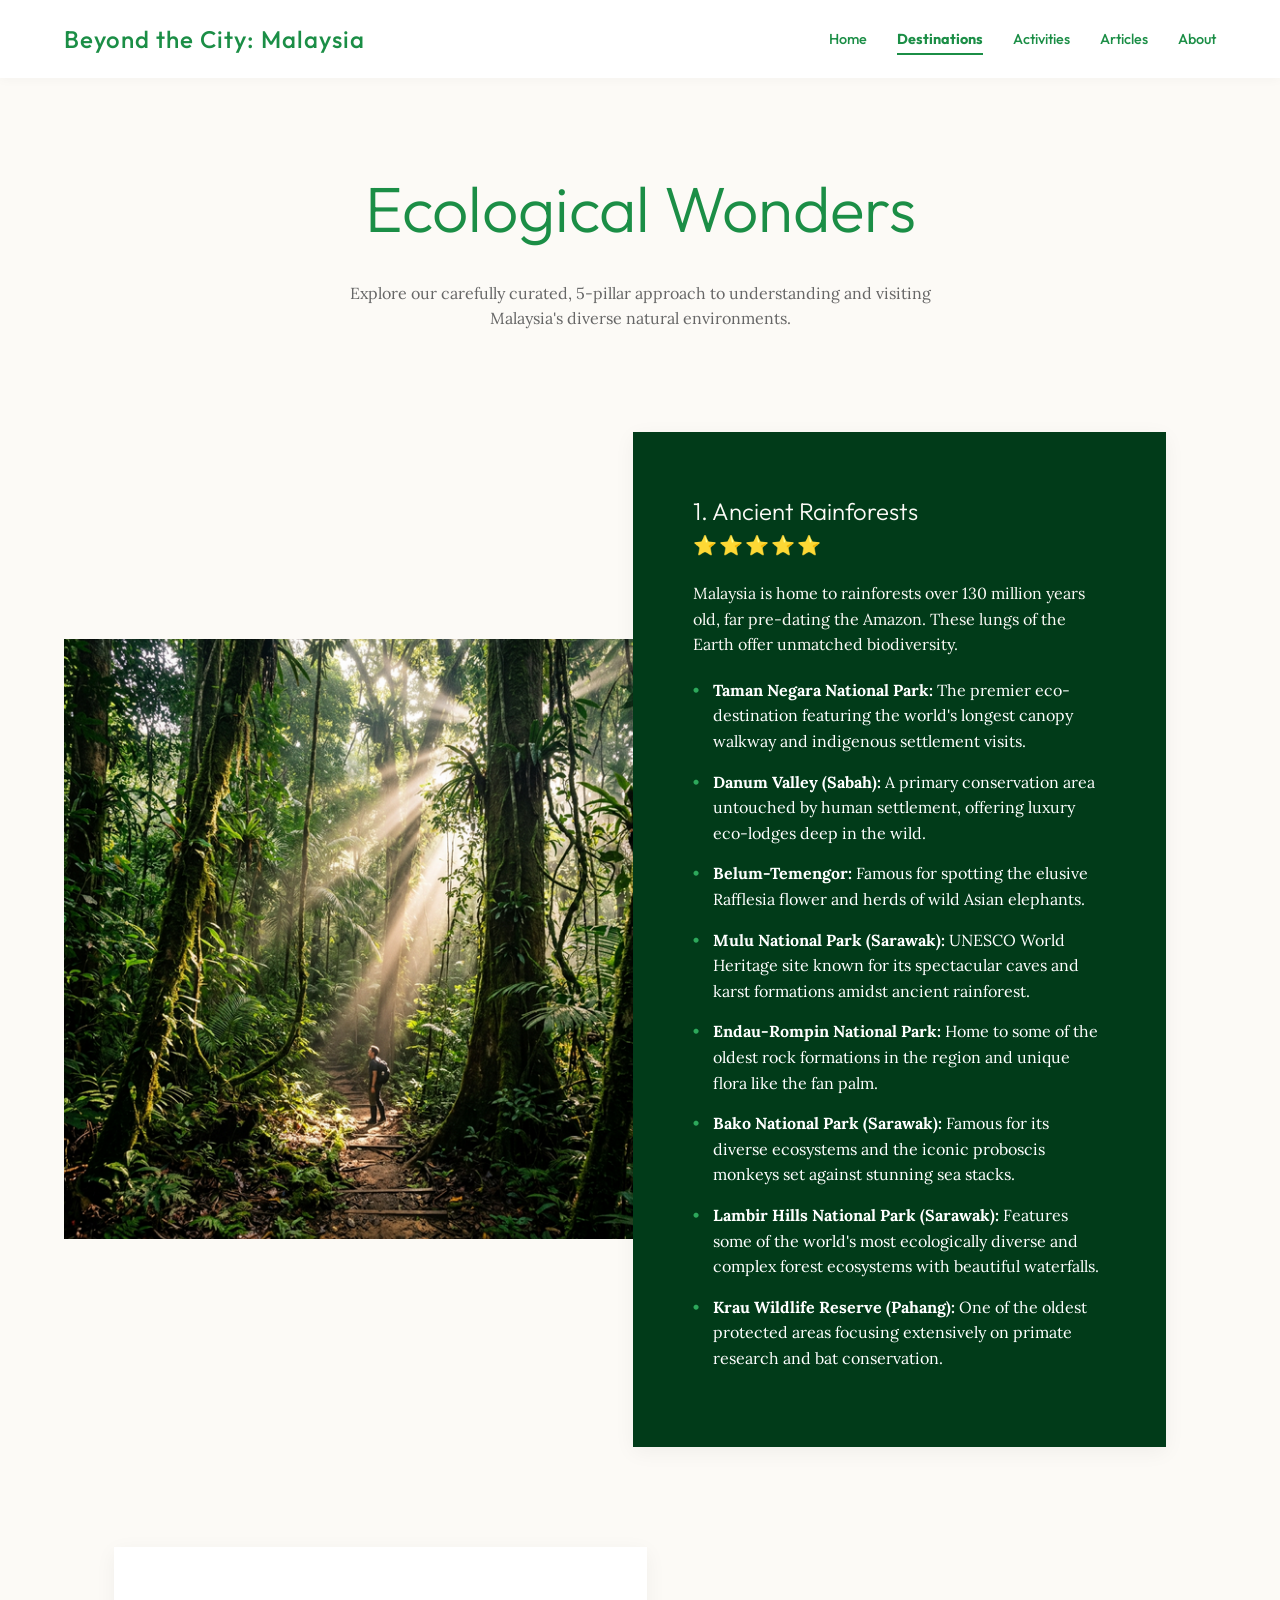
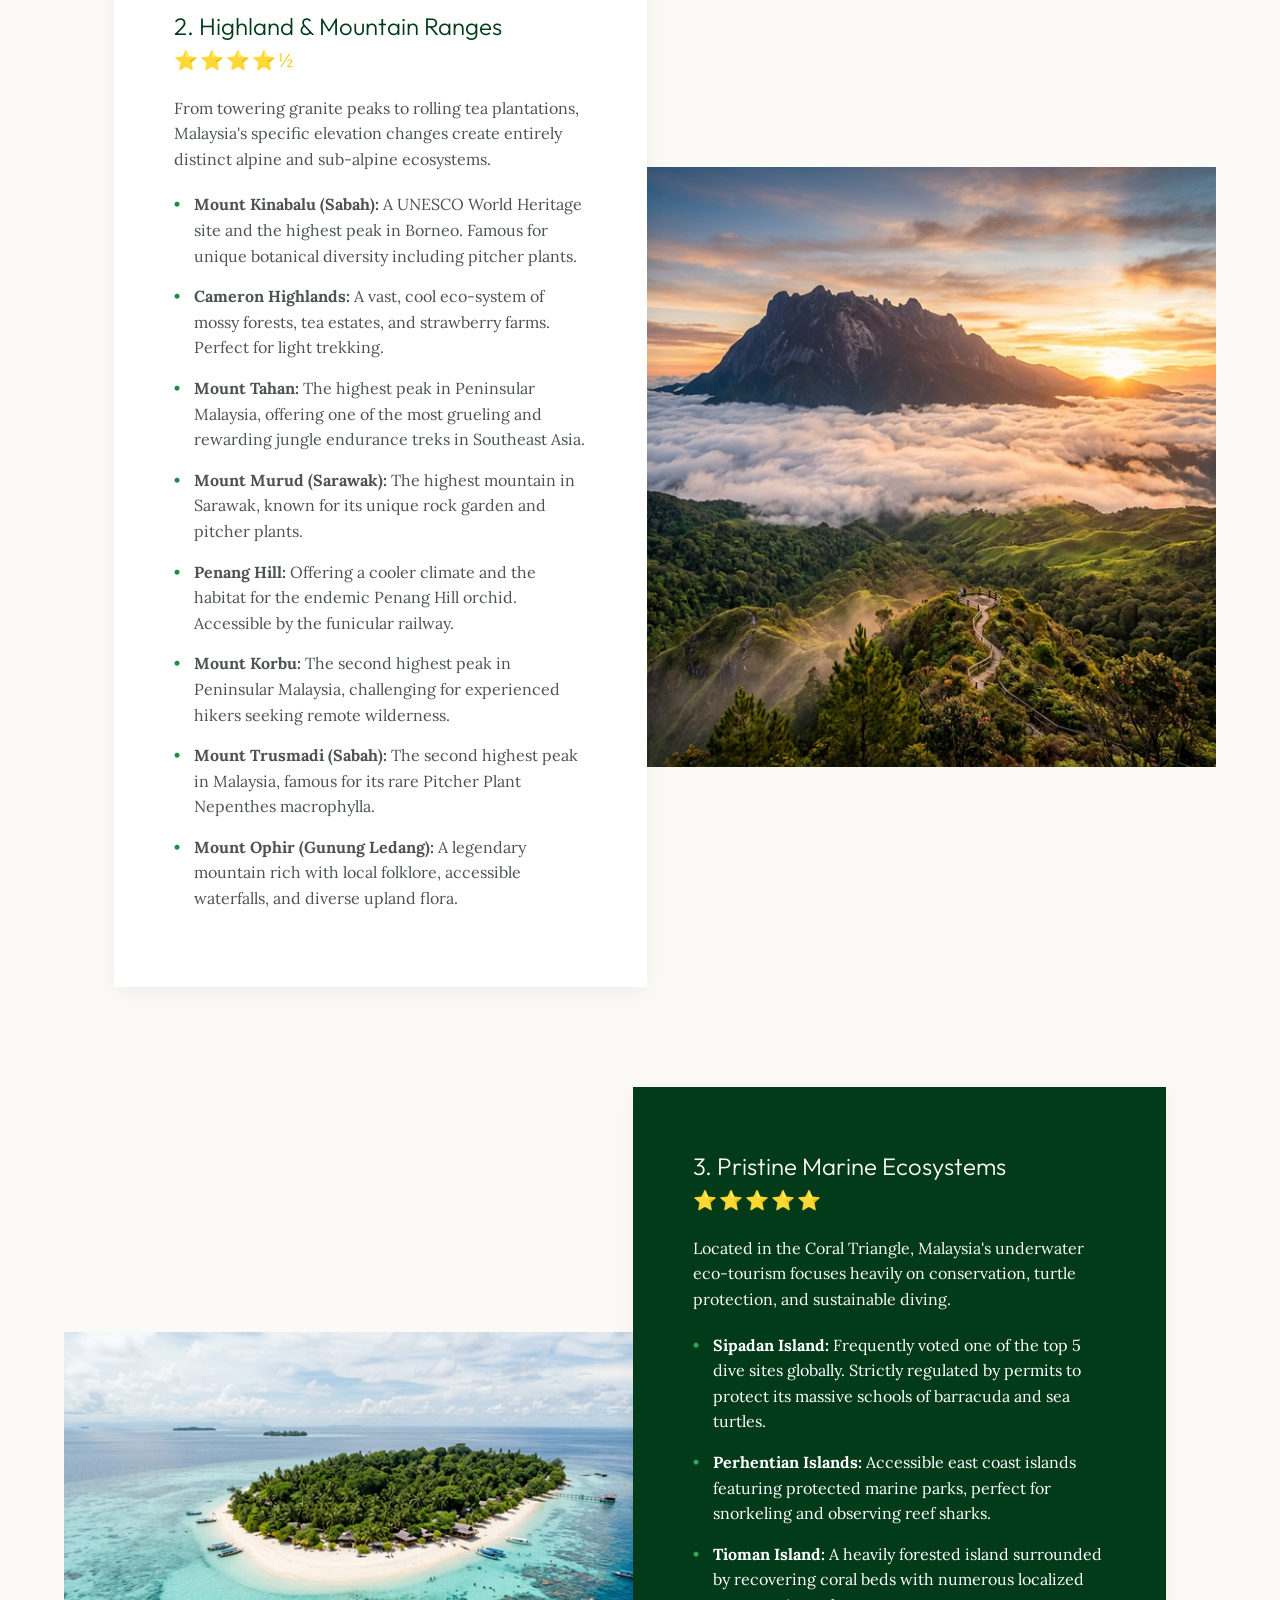
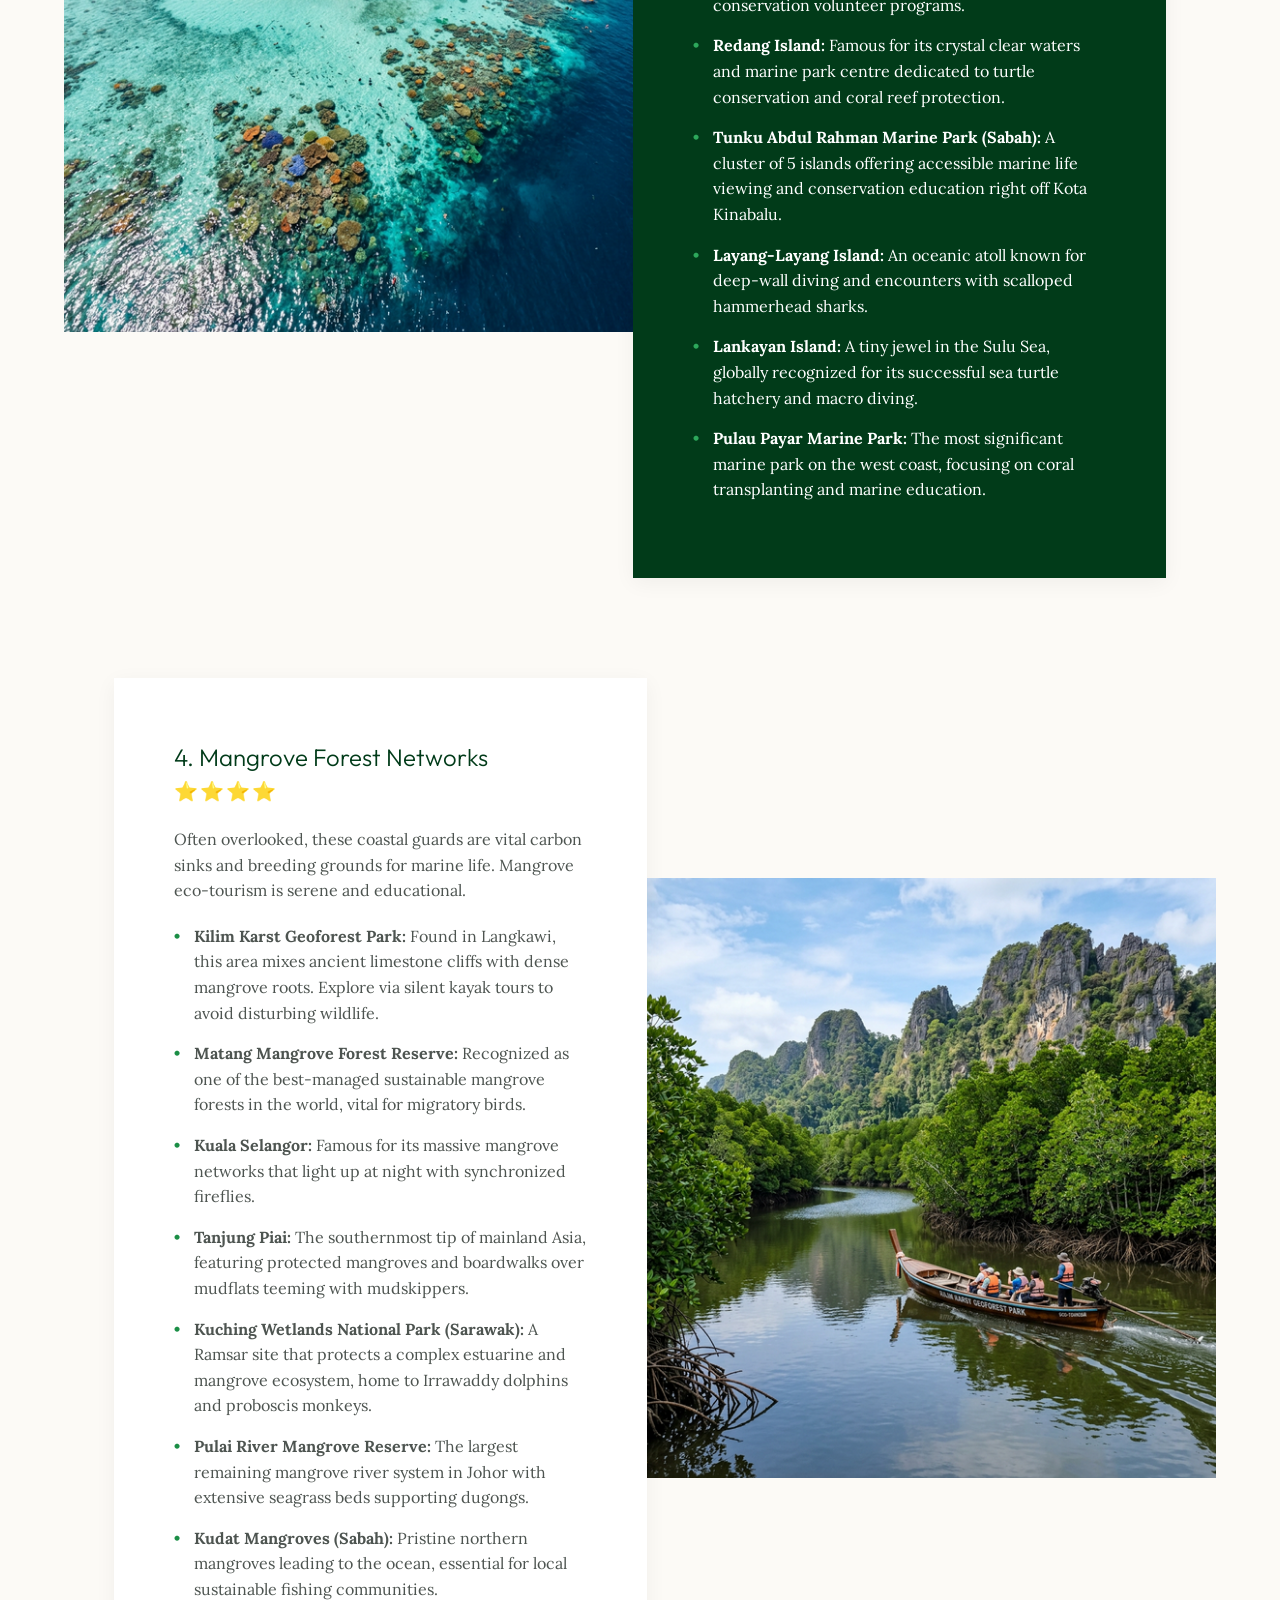
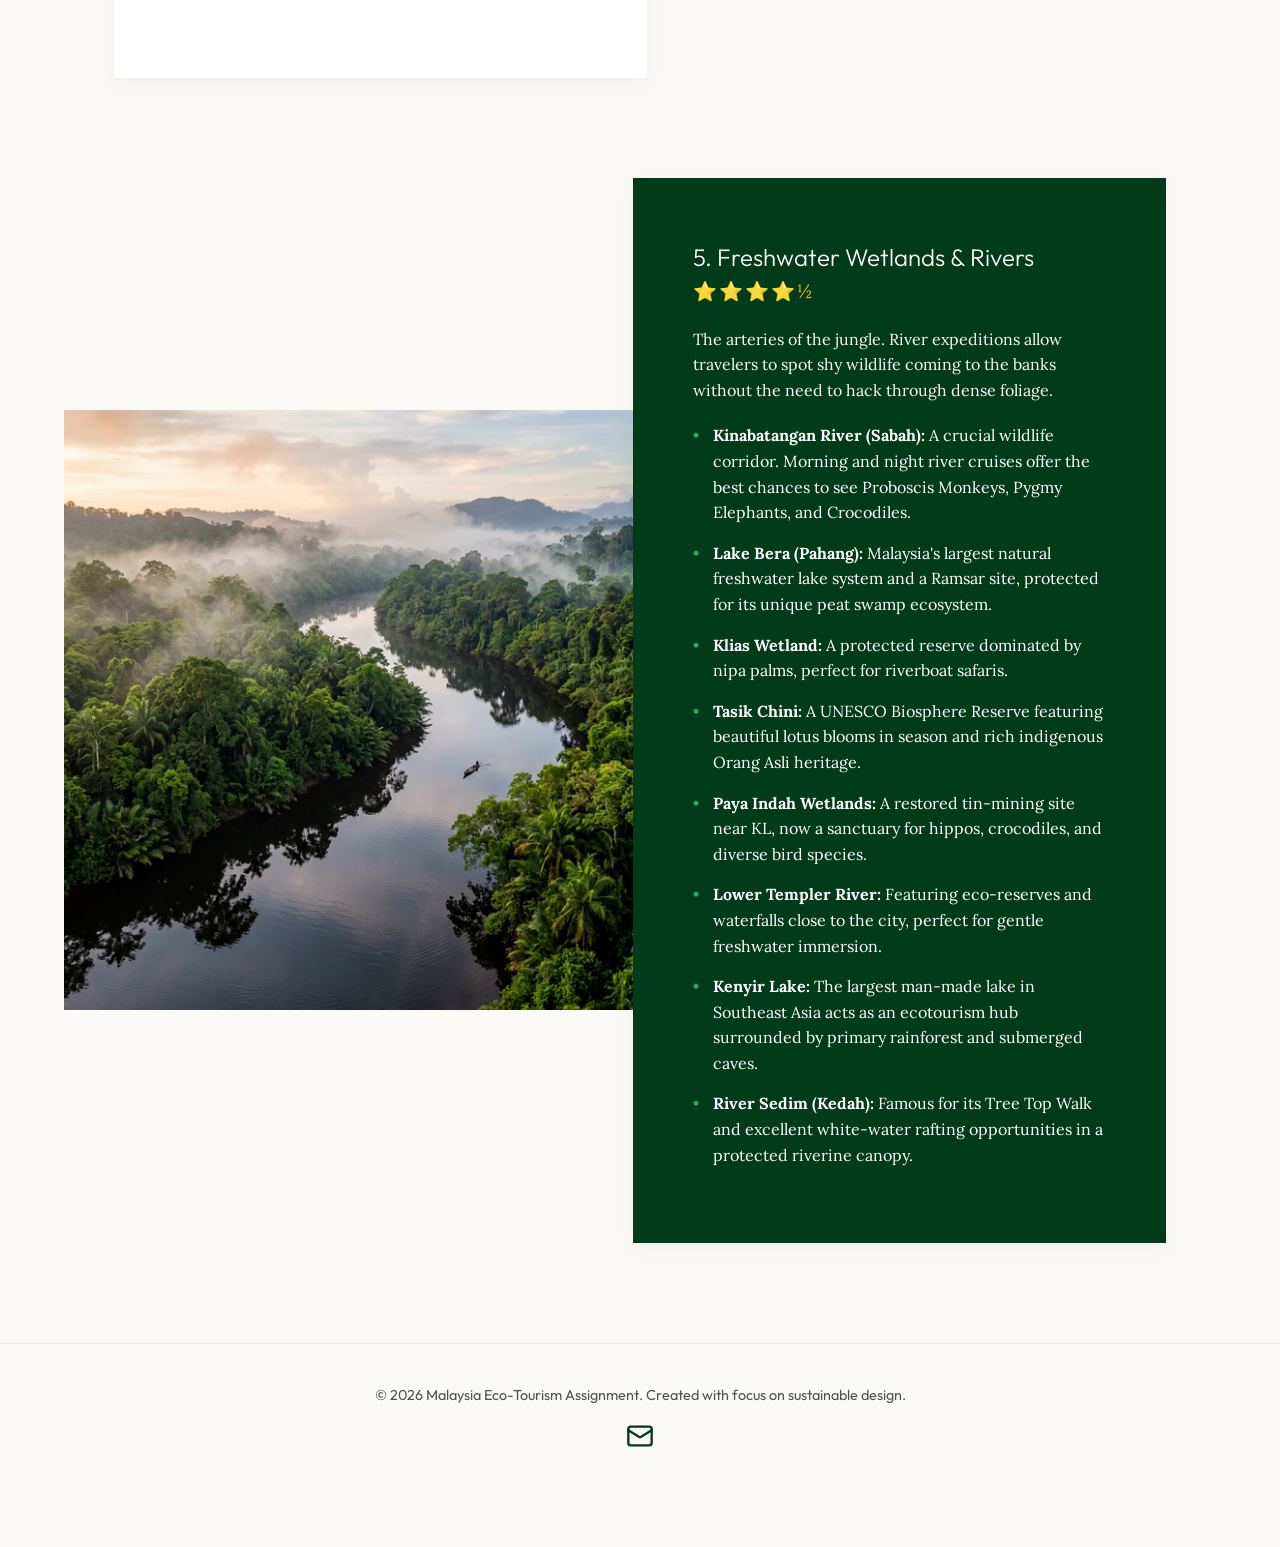
<file: destinations.html>
<!DOCTYPE html>
<html lang="en">
<head>
    <meta charset="UTF-8">
    <meta name="viewport" content="width=device-width, initial-scale=1.0">
    <title>Destinations | Malaysia Eco-Tourism</title>
    <!-- Google tag (gtag.js) -->
<script async src="https://www.googletagmanager.com/gtag/js?id=G-G0S430TQJE"></script>
<script>
  window.dataLayer = window.dataLayer || [];
  function gtag(){dataLayer.push(arguments);}
  gtag('js', new Date());

  gtag('config', 'G-G0S430TQJE');
</script>
    <link rel="preconnect" href="https://fonts.googleapis.com">
    <link rel="preconnect" href="https://fonts.gstatic.com" crossorigin>
    <link href="https://fonts.googleapis.com/css2?family=Lora:ital,wght@0,400;0,500;1,400&family=Outfit:wght@300;400;500;700&display=swap" rel="stylesheet">
    <link rel="stylesheet" href="styles.css">
</head>
<body>

    <!-- Shared Header -->
    <header>
        <div class="logo">Beyond the City: Malaysia</div>
        <nav>
            <ul>
                <li><a href="index.html">Home</a></li>
                <li><a href="destinations.html" class="active">Destinations</a></li>
                <li><a href="activities.html">Activities</a></li>
                <li><a href="articles.html">Articles</a></li>
                <li><a href="about.html">About</a></li>
            </ul>
        </nav>
    </header>

    <!-- Page Header -->
    <div class="container" style="margin-top: 80px;">
        <h1 class="text-green text-light" style="font-size: 4rem; text-align: center; margin-bottom: 20px;">Ecological Wonders</h1>
        <p class="text-center" style="max-width: 600px; margin: 0 auto; color: #666;">Explore our carefully curated, 5-pillar approach to understanding and visiting Malaysia's diverse natural environments.</p>
    </div>

    <!-- Sec 1: Rainforests -->
    <section id="rainforests" class="split-content-section container">
        <div class="split-image-container">
            <img src="images/rainforest.png" alt="Ancient Rainforest">
        </div>
        <div class="split-text push-left">
            <h2>1. Ancient Rainforests</h2>
            <div class="star-rating">⭐⭐⭐⭐⭐</div>
            <p>Malaysia is home to rainforests over 130 million years old, far pre-dating the Amazon. These lungs of the Earth offer unmatched biodiversity.</p>
            
            <ul class="eco-list">
                <li><strong>Taman Negara National Park:</strong> The premier eco-destination featuring the world's longest canopy walkway and indigenous settlement visits.</li>
                <li><strong>Danum Valley (Sabah):</strong> A primary conservation area untouched by human settlement, offering luxury eco-lodges deep in the wild.</li>
                <li><strong>Belum-Temengor:</strong> Famous for spotting the elusive Rafflesia flower and herds of wild Asian elephants.</li>
                <li><strong>Mulu National Park (Sarawak):</strong> UNESCO World Heritage site known for its spectacular caves and karst formations amidst ancient rainforest.</li>
                <li><strong>Endau-Rompin National Park:</strong> Home to some of the oldest rock formations in the region and unique flora like the fan palm.</li>
                <li><strong>Bako National Park (Sarawak):</strong> Famous for its diverse ecosystems and the iconic proboscis monkeys set against stunning sea stacks.</li>
                <li><strong>Lambir Hills National Park (Sarawak):</strong> Features some of the world's most ecologically diverse and complex forest ecosystems with beautiful waterfalls.</li>
                <li><strong>Krau Wildlife Reserve (Pahang):</strong> One of the oldest protected areas focusing extensively on primate research and bat conservation.</li>
            </ul>
        </div>
    </section>

    <!-- Sec 2: Mountains -->
    <section id="mountains" class="split-content-section container">
        <div class="split-text push-right" style="position: relative; z-index: 5;">
            <h2>2. Highland & Mountain Ranges</h2>
            <div class="star-rating">⭐⭐⭐⭐½</div>
            <p>From towering granite peaks to rolling tea plantations, Malaysia's specific elevation changes create entirely distinct alpine and sub-alpine ecosystems.</p>
            
            <ul class="eco-list">
                <li><strong>Mount Kinabalu (Sabah):</strong> A UNESCO World Heritage site and the highest peak in Borneo. Famous for unique botanical diversity including pitcher plants.</li>
                <li><strong>Cameron Highlands:</strong> A vast, cool eco-system of mossy forests, tea estates, and strawberry farms. Perfect for light trekking.</li>
                <li><strong>Mount Tahan:</strong> The highest peak in Peninsular Malaysia, offering one of the most grueling and rewarding jungle endurance treks in Southeast Asia.</li>
                <li><strong>Mount Murud (Sarawak):</strong> The highest mountain in Sarawak, known for its unique rock garden and pitcher plants.</li>
                <li><strong>Penang Hill:</strong> Offering a cooler climate and the habitat for the endemic Penang Hill orchid. Accessible by the funicular railway.</li>
                <li><strong>Mount Korbu:</strong> The second highest peak in Peninsular Malaysia, challenging for experienced hikers seeking remote wilderness.</li>
                <li><strong>Mount Trusmadi (Sabah):</strong> The second highest peak in Malaysia, famous for its rare Pitcher Plant Nepenthes macrophylla.</li>
                <li><strong>Mount Ophir (Gunung Ledang):</strong> A legendary mountain rich with local folklore, accessible waterfalls, and diverse upland flora.</li>
            </ul>
        </div>
        <div class="split-image-container">
            <img src="images/mountains.png" alt="Mount Kinabalu">
        </div>
    </section>

    <!-- Sec 3: Marine Ecosystems -->
    <section id="marine" class="split-content-section container">
        <div class="split-image-container">
            <img src="images/marine.png" alt="Sipadan Coral Reefs">
        </div>
        <div class="split-text push-left">
            <h2>3. Pristine Marine Ecosystems</h2>
            <div class="star-rating">⭐⭐⭐⭐⭐</div>
            <p>Located in the Coral Triangle, Malaysia's underwater eco-tourism focuses heavily on conservation, turtle protection, and sustainable diving.</p>
            
            <ul class="eco-list">
                <li><strong>Sipadan Island:</strong> Frequently voted one of the top 5 dive sites globally. Strictly regulated by permits to protect its massive schools of barracuda and sea turtles.</li>
                <li><strong>Perhentian Islands:</strong> Accessible east coast islands featuring protected marine parks, perfect for snorkeling and observing reef sharks.</li>
                <li><strong>Tioman Island:</strong> A heavily forested island surrounded by recovering coral beds with numerous localized conservation volunteer programs.</li>
                <li><strong>Redang Island:</strong> Famous for its crystal clear waters and marine park centre dedicated to turtle conservation and coral reef protection.</li>
                <li><strong>Tunku Abdul Rahman Marine Park (Sabah):</strong> A cluster of 5 islands offering accessible marine life viewing and conservation education right off Kota Kinabalu.</li>
                <li><strong>Layang-Layang Island:</strong> An oceanic atoll known for deep-wall diving and encounters with scalloped hammerhead sharks.</li>
                <li><strong>Lankayan Island:</strong> A tiny jewel in the Sulu Sea, globally recognized for its successful sea turtle hatchery and macro diving.</li>
                <li><strong>Pulau Payar Marine Park:</strong> The most significant marine park on the west coast, focusing on coral transplanting and marine education.</li>
            </ul>
        </div>
    </section>

    <!-- Sec 4: Mangroves -->
    <section id="mangroves" class="split-content-section container">
        <div class="split-text push-right" style="position: relative; z-index: 5;">
            <h2>4. Mangrove Forest Networks</h2>
            <div class="star-rating">⭐⭐⭐⭐</div>
            <p>Often overlooked, these coastal guards are vital carbon sinks and breeding grounds for marine life. Mangrove eco-tourism is serene and educational.</p>
            
            <ul class="eco-list">
                <li><strong>Kilim Karst Geoforest Park:</strong> Found in Langkawi, this area mixes ancient limestone cliffs with dense mangrove roots. Explore via silent kayak tours to avoid disturbing wildlife.</li>
                <li><strong>Matang Mangrove Forest Reserve:</strong> Recognized as one of the best-managed sustainable mangrove forests in the world, vital for migratory birds.</li>
                <li><strong>Kuala Selangor:</strong> Famous for its massive mangrove networks that light up at night with synchronized fireflies.</li>
                <li><strong>Tanjung Piai:</strong> The southernmost tip of mainland Asia, featuring protected mangroves and boardwalks over mudflats teeming with mudskippers.</li>
                <li><strong>Kuching Wetlands National Park (Sarawak):</strong> A Ramsar site that protects a complex estuarine and mangrove ecosystem, home to Irrawaddy dolphins and proboscis monkeys.</li>
                <li><strong>Pulai River Mangrove Reserve:</strong> The largest remaining mangrove river system in Johor with extensive seagrass beds supporting dugongs.</li>
                <li><strong>Kudat Mangroves (Sabah):</strong> Pristine northern mangroves leading to the ocean, essential for local sustainable fishing communities.</li>
            </ul>
        </div>
        <div class="split-image-container">
            <img src="images/mangrove.png" alt="Mangrove Roots">
        </div>
    </section>

    <!-- Sec 5: Wetlands & Rivers -->
    <section id="wetlands" class="split-content-section container">
        <div class="split-image-container">
            <img src="images/wetlands.png" alt="River Wetlands">
        </div>
        <div class="split-text push-left">
            <h2>5. Freshwater Wetlands & Rivers</h2>
            <div class="star-rating">⭐⭐⭐⭐½</div>
            <p>The arteries of the jungle. River expeditions allow travelers to spot shy wildlife coming to the banks without the need to hack through dense foliage.</p>
            
            <ul class="eco-list">
                <li><strong>Kinabatangan River (Sabah):</strong> A crucial wildlife corridor. Morning and night river cruises offer the best chances to see Proboscis Monkeys, Pygmy Elephants, and Crocodiles.</li>
                <li><strong>Lake Bera (Pahang):</strong> Malaysia's largest natural freshwater lake system and a Ramsar site, protected for its unique peat swamp ecosystem.</li>
                <li><strong>Klias Wetland:</strong> A protected reserve dominated by nipa palms, perfect for riverboat safaris.</li>
                <li><strong>Tasik Chini:</strong> A UNESCO Biosphere Reserve featuring beautiful lotus blooms in season and rich indigenous Orang Asli heritage.</li>
                <li><strong>Paya Indah Wetlands:</strong> A restored tin-mining site near KL, now a sanctuary for hippos, crocodiles, and diverse bird species.</li>
                <li><strong>Lower Templer River:</strong> Featuring eco-reserves and waterfalls close to the city, perfect for gentle freshwater immersion.</li>
                <li><strong>Kenyir Lake:</strong> The largest man-made lake in Southeast Asia acts as an ecotourism hub surrounded by primary rainforest and submerged caves.</li>
                <li><strong>River Sedim (Kedah):</strong> Famous for its Tree Top Walk and excellent white-water rafting opportunities in a protected riverine canopy.</li>
            </ul>
        </div>
    </section>

    <!-- Shared Footer -->
    <footer>
        <div class="container">
            <p>&copy; 2026 Malaysia Eco-Tourism Assignment. Created with focus on sustainable design.</p>
            <div style="margin-top: 15px;">
                <a href="mailto:i26039751@student.newinti.edu.my" aria-label="Email Me" style="color: var(--color-dark-green); display: inline-block; transition: opacity 0.3s;" onmouseover="this.style.opacity=0.7" onmouseout="this.style.opacity=1">
                    <svg xmlns="http://www.w3.org/2000/svg" width="28" height="28" viewBox="0 0 24 24" fill="none" stroke="currentColor" stroke-width="2" stroke-linecap="round" stroke-linejoin="round">
                        <rect width="20" height="16" x="2" y="4" rx="2"/>
                        <path d="m22 7-8.97 5.7a1.94 1.94 0 0 1-2.06 0L2 7"/>
                    </svg>
                </a>
            </div>
        </div>
    </footer>

</body>
</html>
</file>
<file: styles.css>
/* --- Green Valley Eco-Tourism Design Tokens --- */
:root {
    --bg-main: #fcfaf6; /* Off-white, paper-like background */
    --bg-white: #ffffff;
    
    --color-dark-green: #013b19; /* Deep Forest Green for headings/blocks */
    --color-leaf-green: #1b8e46; /* Vibrant accent green */
    --color-leaf-light: #2da85b;
    
    --text-main: #4d5450; /* Softer contrast for body text */
    --text-dark: #013b19; /* Same as dark green */
    --text-white: #ffffff;
    
    /* Fonts matching reference */
    --font-heading: 'Outfit', 'Helvetica Neue', sans-serif;
    --font-body: 'Lora', 'Georgia', serif;
    
    --max-width: 1400px;
    --radius-sm: 4px;
}

/* --- Global Reset & Basics --- */
* {
    margin: 0;
    padding: 0;
    box-sizing: border-box;
}

body {
    background-color: var(--bg-main);
    color: var(--text-main);
    font-family: var(--font-body);
    line-height: 1.6;
    overflow-x: hidden;
    padding-bottom: 50px; /* Space for aesthetic floating bottom */
}

h1, h2, h3, h4 {
    font-family: var(--font-heading);
    color: var(--text-dark);
    font-weight: 300; /* Thin, elegant headers based on screenshots */
}

a {
    text-decoration: none;
    color: var(--color-leaf-green);
    transition: color 0.3s ease;
}

a:hover {
    color: var(--color-dark-green);
}

.container {
    max-width: var(--max-width);
    margin: 0 auto;
    padding: 0 5%;
}

/* Typography Utilities */
.text-green { color: var(--color-leaf-green) !important; }
.text-light { font-weight: 300; }
.text-center { text-align: center; }

/* Buttons & Links (Based on "Discover Our Community" style) */
.btn-action {
    display: inline-block;
    font-family: var(--font-heading);
    font-size: 0.8rem;
    font-weight: 600;
    text-transform: uppercase;
    letter-spacing: 1px;
    color: var(--color-leaf-green);
    margin-top: 20px;
}
.btn-action::before {
    content: "› ";
    font-weight: bold;
}

/* --- Header / Navigation --- */
header {
    background-color: var(--bg-white);
    padding: 20px 5%;
    display: flex;
    justify-content: space-between;
    align-items: center;
    box-shadow: 0 2px 10px rgba(0,0,0,0.03);
    position: sticky;
    top: 0;
    z-index: 100;
}

.logo {
    font-family: var(--font-heading);
    font-size: 1.5rem;
    color: var(--color-leaf-green);
    font-weight: 500;
    letter-spacing: 1px;
}

nav ul {
    list-style: none;
    display: flex;
    gap: 30px;
}

nav a {
    font-family: var(--font-heading);
    font-size: 0.9rem;
    color: var(--color-leaf-green);
    font-weight: 500;
}
nav a.active {
    font-weight: 700;
    border-bottom: 2px solid var(--color-leaf-green);
    padding-bottom: 5px;
}

/* --- Reusable Overlapping Layouts --- */
.hero-overlap {
    position: relative;
    max-width: var(--max-width);
    margin: 40px auto;
    padding: 0 5%;
}

.hero-image {
    width: 100%;
    height: 600px;
    object-fit: cover;
    display: block;
}

.title-card {
    background-color: var(--bg-white);
    padding: 60px 40px;
    position: absolute;
    bottom: -60px;
    left: 5%;
    max-width: 600px;
    box-shadow: 0 10px 30px rgba(0,0,0,0.05);
}

.title-card h1 {
    font-size: clamp(3rem, 5vw, 4.5rem);
    line-height: 1.1;
    color: var(--color-leaf-green);
}

.dark-card {
    background-color: var(--color-dark-green);
    color: var(--text-white);
    padding: 50px 40px;
    position: absolute;
    bottom: 40px;
    right: 5%;
    max-width: 400px;
}

.dark-card h3, .dark-card p {
    color: var(--bg-main) !important;
}

/* --- Quick Links Grid (Home Page) --- */
.quick-links-section {
    margin-top: 150px;
    margin-bottom: 100px;
}

.quick-links-grid {
    display: grid;
    grid-template-columns: 1fr 2fr;
    gap: 50px;
}

.ql-title {
    font-size: 2.5rem;
    color: var(--color-leaf-green);
}

.ql-items {
    display: grid;
    grid-template-columns: 1fr 1fr;
    gap: 40px;
}

.ql-item h4 {
    color: var(--color-leaf-green);
    font-weight: 500;
    margin-bottom: 10px;
    font-size: 1.2rem;
}

.ql-item .plus-icon {
    color: var(--color-leaf-green);
    font-size: 1.5rem;
    margin-bottom: 10px;
    display: block;
    font-weight: 300;
}

/* --- Destinations Layouts --- */
.split-content-section {
    display: flex;
    flex-wrap: wrap;
    margin: 100px 0;
    align-items: center;
    gap: 0;
}

.split-text {
    flex: 1;
    min-width: 300px;
    background: var(--bg-white);
    padding: 60px;
    z-index: 2;
    box-shadow: 0 5px 20px rgba(0,0,0,0.05);
}

.split-text.push-right {
    position: relative;
    right: -50px;
}

.split-text.push-left {
    position: relative;
    left: -50px;
    background: var(--color-dark-green);
    color: var(--text-white);
}

.split-text.push-left h2, .split-text.push-left p {
    color: var(--bg-main);
}

.split-image-container {
    flex: 1.5;
    min-width: 400px;
}

.split-image-container img {
    width: 100%;
    height: 600px;
    object-fit: cover;
    display: block;
}

/* Rating Stars */
.star-rating {
    color: #f1c40f; /* Gold for stars */
    font-size: 1.2rem;
    margin-bottom: 20px;
    letter-spacing: 2px;
}

/* Lists in Descriptions */
.eco-list {
    margin-top: 20px;
    list-style: none;
}
.eco-list li {
    margin-bottom: 15px;
    padding-left: 20px;
    position: relative;
}
.eco-list li::before {
    content: "•";
    color: var(--color-leaf-green);
    position: absolute;
    left: 0;
    font-weight: bold;
}

.split-text.push-left .eco-list li::before {
    color: var(--color-leaf-light);
}

/* --- About & Text Pages --- */
.content-box {
    background: var(--bg-white);
    max-width: 800px;
    margin: 100px auto;
    padding: 80px;
    box-shadow: 0 5px 20px rgba(0,0,0,0.03);
    border-top: 5px solid var(--color-leaf-green);
}

.content-box h1 {
    font-size: 3rem;
    margin-bottom: 30px;
    color: var(--color-dark-green);
}

/* --- Footer --- */
footer {
    border-top: 1px solid rgba(0,0,0,0.05);
    padding: 40px 0;
    margin-top: 100px;
    text-align: center;
    font-family: var(--font-heading);
    color: var(--text-main);
    font-size: 0.9rem;
}

/* Responsive */
@media (max-width: 1024px) {
    .quick-links-grid {
        grid-template-columns: 1fr;
        gap: 20px;
    }
    .title-card {
        right: 5%;
        bottom: -100px;
    }
    .dark-card {
        display: none; /* Hide on smaller screens to avoid overlap mess */
    }
    .quick-links-section {
        margin-top: 150px;
    }
    
    .split-text.push-right, .split-text.push-left {
        position: static;
        width: 100%;
        order: 2;
    }
    .split-image-container {
        width: 100%;
        order: 1;
    }
}
</file>
